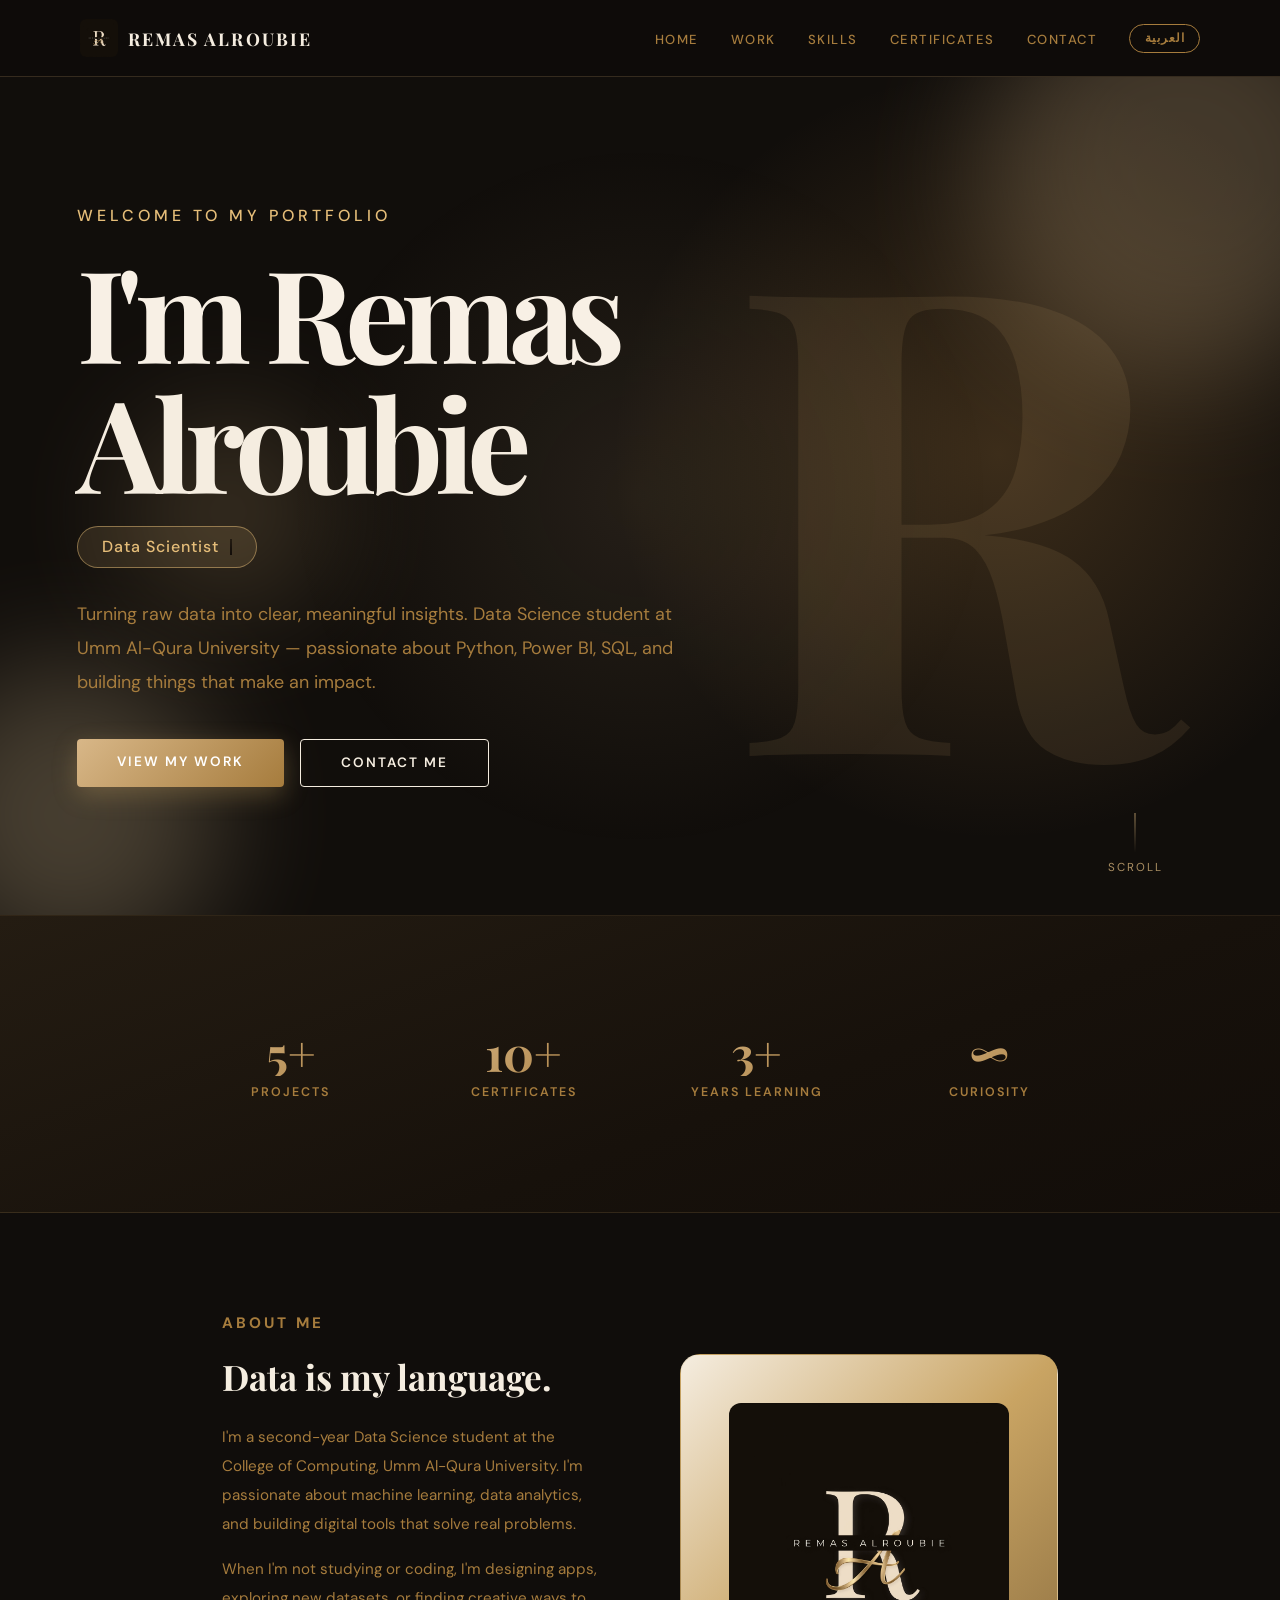
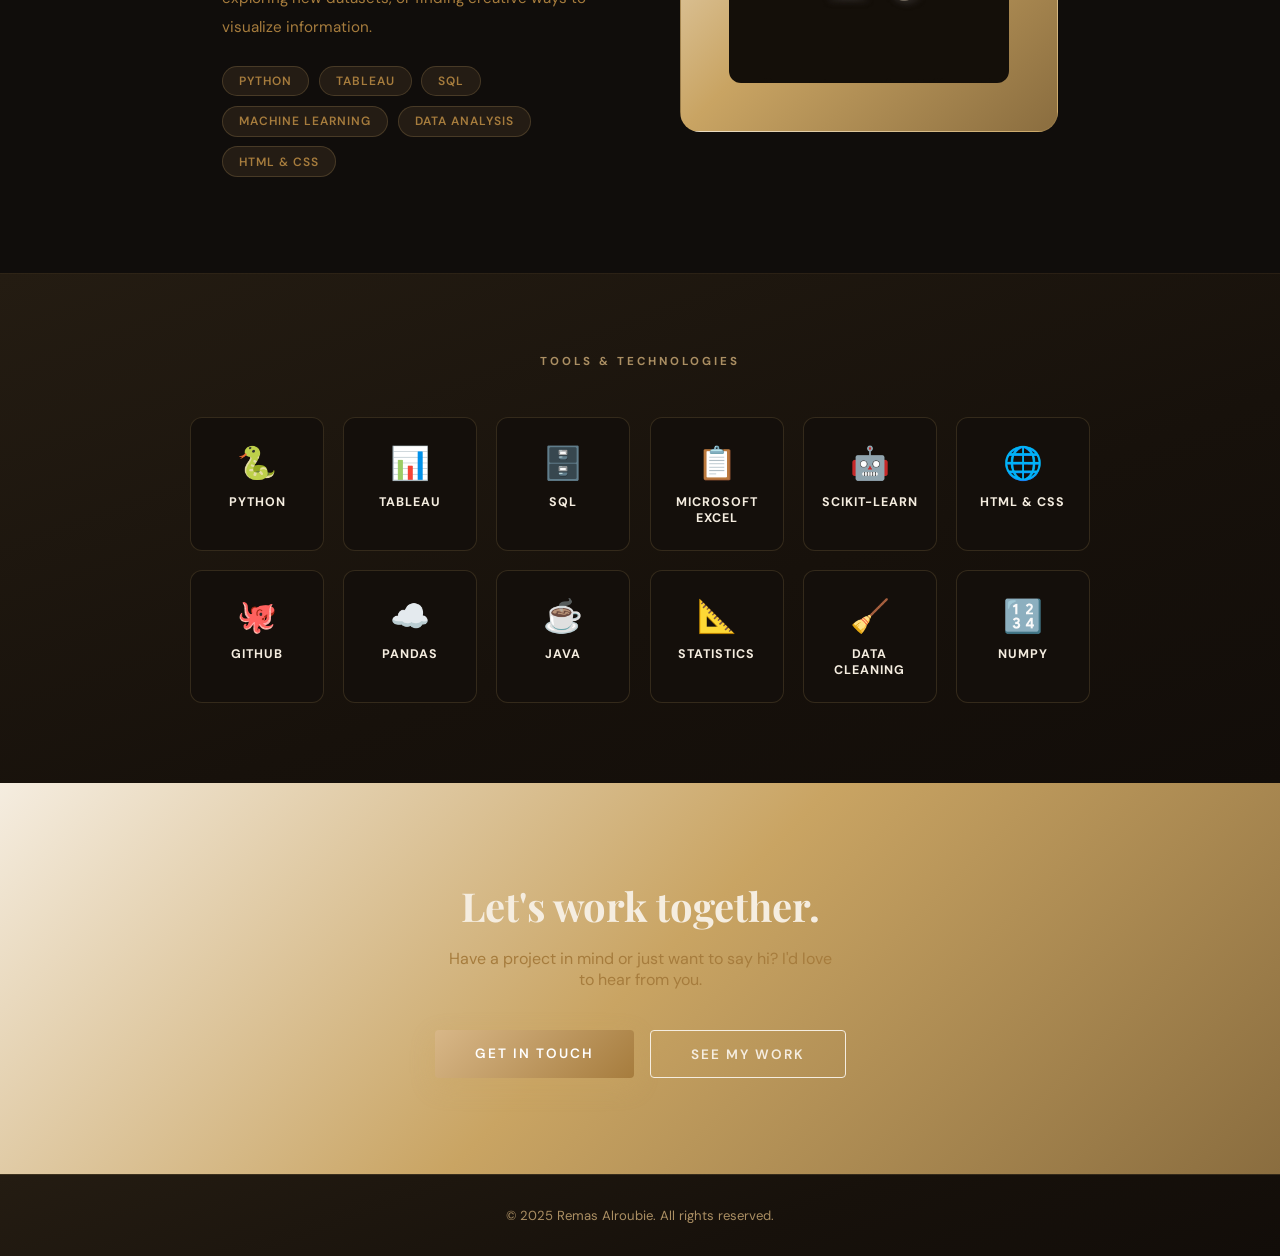
<file: index.html>
<!DOCTYPE html>
<html lang="en">
<head>
  <meta charset="UTF-8" />
  <meta name="viewport" content="width=device-width, initial-scale=1.0" />
  <title>Remas Alroubie — Home</title>
  <link rel="stylesheet" href="remasalroubie.css" />
  <link rel="icon" type="image/png" href="images/logo.png" />
  <script src="lang.js"></script>
  <style>
    /* ===== HERO REDESIGN ===== */
    .hero {
      min-height: 100vh;
      display: flex;
      flex-direction: column;
      justify-content: center;
      align-items: center;
      text-align: center;
      padding: 6rem 2rem 4rem;
      position: relative;
      overflow: hidden;
      background: var(--bg);
    }

    /* Floating orbs background */
    .hero-orb {
      position: absolute;
      border-radius: 50%;
      filter: blur(60px);
      opacity: 0.25;
      animation: floatOrb 8s ease-in-out infinite;
      pointer-events: none;
    }
    .orb1 { width: 400px; height: 400px; background: #d8b788; top: -100px; right: -100px; animation-delay: 0s; }
    .orb2 { width: 300px; height: 300px; background: #e6cda0; bottom: -50px; left: -80px; animation-delay: 3s; }
    .orb3 { width: 200px; height: 200px; background: #ab8f63; top: 40%; left: 10%; animation-delay: 5s; }

    @keyframes floatOrb {
      0%, 100% { transform: translateY(0px) scale(1); }
      50% { transform: translateY(-30px) scale(1.05); }
    }

    .hero-content { position: relative; z-index: 1; max-width: 750px; }

    .hero-greeting {
      font-size: 1rem;
      font-weight: 500;
      letter-spacing: 4px;
      text-transform: uppercase;
      color: var(--text-light);
      margin-bottom: 1.2rem;
      opacity: 0;
      animation: slideUp 0.6s ease 0.2s forwards;
    }

    .hero-content h1 {
      font-family: 'Playfair Display', serif;
      font-size: clamp(2.8rem, 7vw, 5rem);
      font-weight: 700;
      color: var(--text-dark);
      line-height: 1.1;
      margin-bottom: 1.2rem;
      opacity: 0;
      animation: slideUp 0.6s ease 0.4s forwards;
    }

    .hero-badge {
      display: inline-flex;
      align-items: center;
      gap: 0.5rem;
      background: linear-gradient(135deg, #d8b788, #a67c3d);
      color: white;
      font-size: 1rem;
      font-weight: 500;
      letter-spacing: 1px;
      padding: 0.6rem 1.5rem;
      border-radius: 999px;
      margin-bottom: 1.8rem;
      opacity: 0;
      animation: slideUp 0.6s ease 0.6s forwards;
    }

    .typing-cursor {
      display: inline-block;
      width: 2px;
      height: 1em;
      background: var(--panel);
      margin-left: 3px;
      vertical-align: middle;
      animation: blink 0.8s infinite;
    }

    @keyframes blink { 0%,100%{opacity:1} 50%{opacity:0} }

    .hero-desc {
      font-size: 1.05rem;
      color: var(--text-mid);
      line-height: 1.9;
      max-width: 580px;
      margin: 0 auto 2.5rem;
      opacity: 0;
      animation: slideUp 0.6s ease 0.8s forwards;
    }

    .hero-btns {
      display: flex;
      gap: 1rem;
      justify-content: center;
      flex-wrap: wrap;
      opacity: 0;
      animation: slideUp 0.6s ease 1s forwards;
    }

    .btn-hero-primary {
      display: inline-block;
      background: linear-gradient(135deg, #d8b788, #a67c3d);
      color: white;
      padding: 0.9rem 2.5rem;
      border-radius: 4px;
      text-decoration: none;
      font-size: 0.85rem;
      font-weight: 600;
      letter-spacing: 2px;
      text-transform: uppercase;
      transition: transform 0.3s, opacity 0.3s, box-shadow 0.3s;
      box-shadow: 0 8px 25px rgba(201,164,99,0.3);
    }
    .btn-hero-primary:hover { transform: translateY(-3px); opacity: 0.9; box-shadow: 0 12px 35px rgba(201,164,99,0.4); }

    .btn-hero-outline {
      display: inline-block;
      background: transparent;
      color: var(--text-dark);
      padding: 0.9rem 2.5rem;
      border-radius: 4px;
      text-decoration: none;
      font-size: 0.85rem;
      font-weight: 600;
      letter-spacing: 2px;
      text-transform: uppercase;
      border: 1.5px solid var(--text-dark);
      transition: transform 0.3s, background 0.3s, color 0.3s;
    }
    .btn-hero-outline:hover { transform: translateY(-3px); background: var(--text-dark); color: var(--bg); }

    /* Scroll indicator */
    .scroll-hint {
      position: absolute;
      bottom: 2.5rem;
      left: 50%;
      transform: translateX(-50%);
      display: flex;
      flex-direction: column;
      align-items: center;
      gap: 0.4rem;
      color: var(--text-light);
      font-size: 0.72rem;
      letter-spacing: 2px;
      text-transform: uppercase;
      opacity: 0;
      animation: fadeIn 1s ease 1.5s forwards;
    }
    .scroll-line {
      width: 1px;
      height: 40px;
      background: linear-gradient(to bottom, var(--text-light), transparent);
      animation: scrollLine 1.5s ease-in-out infinite;
    }
    @keyframes scrollLine {
      0% { transform: scaleY(0); transform-origin: top; opacity: 1; }
      50% { transform: scaleY(1); transform-origin: top; opacity: 1; }
      100% { transform: scaleY(1); transform-origin: bottom; opacity: 0; }
    }

    /* ===== STATS SECTION ===== */
    .stats-section {
      padding: 5rem 2rem;
      background: var(--panel);
      border-top: 1px solid rgba(201,164,99,0.12);
      border-bottom: 1px solid rgba(201,164,99,0.12);
    }
    .stats-inner {
      max-width: 900px;
      margin: 0 auto;
      display: grid;
      grid-template-columns: repeat(auto-fit, minmax(180px, 1fr));
      gap: 2rem;
    }
    .stat-item {
      text-align: center;
      padding: 2rem 1rem;
      border-radius: 12px;
      transition: transform 0.3s;
    }
    .stat-item:hover { transform: translateY(-5px); }
    .stat-number {
      font-family: 'Playfair Display', serif;
      font-size: 3rem;
      font-weight: 700;
      background: linear-gradient(135deg, #d8b788, #a67c3d);
      -webkit-background-clip: text;
      -webkit-text-fill-color: transparent;
      background-clip: text;
      line-height: 1;
      margin-bottom: 0.5rem;
    }
    .stat-label {
      font-size: 0.78rem;
      font-weight: 600;
      letter-spacing: 2px;
      text-transform: uppercase;
      color: var(--text-mid);
    }

    /* ===== ABOUT SECTION ===== */
    .about-section {
      padding: 6rem 2rem;
      max-width: 900px;
      margin: 0 auto;
      display: grid;
      grid-template-columns: 1fr 1fr;
      gap: 5rem;
      align-items: center;
    }
    .about-label {
      font-size: 0.72rem;
      font-weight: 700;
      letter-spacing: 3px;
      text-transform: uppercase;
      color: var(--text-light);
      margin-bottom: 1rem;
    }
    .about-section h2 {
      font-family: 'Playfair Display', serif;
      font-size: 2.2rem;
      color: var(--text-dark);
      line-height: 1.3;
      margin-bottom: 1.5rem;
    }
    .about-section p {
      font-size: 0.95rem;
      color: var(--text-mid);
      line-height: 1.9;
      margin-bottom: 1rem;
    }
    .about-tags { display: flex; flex-wrap: wrap; gap: 0.6rem; margin-top: 1.5rem; }
    .about-tag {
      font-size: 0.75rem;
      font-weight: 600;
      letter-spacing: 1px;
      text-transform: uppercase;
      color: var(--purple-mid);
      background: var(--purple-light);
      border: 1px solid rgba(201,164,99,0.22);
      padding: 0.4rem 1rem;
      border-radius: 50px;
    }
    .about-img-box {
      background: linear-gradient(135deg, #f5ede0 0%, #c9a463 50%, #8a6d3f 100%);
      border-radius: 20px;
      padding: 3rem;
      display: flex;
      align-items: center;
      justify-content: center;
      aspect-ratio: 1;
      border: 1px solid rgba(201,164,99,0.18);
    }
    .about-img-box img { width: 100%; height: 100%; object-fit: contain; border-radius: 12px; }

    /* ===== TOOLS SECTION ===== */
    .tools-section {
      padding: 5rem 2rem;
      background: var(--panel);
      border-top: 1px solid rgba(201,164,99,0.12);
    }
    .tools-inner { max-width: 900px; margin: 0 auto; }
    .tools-grid {
      display: grid;
      grid-template-columns: repeat(auto-fit, minmax(120px, 1fr));
      gap: 1.2rem;
      margin-top: 3rem;
    }
    .tool-card {
      background: var(--bg);
      border: 1px solid rgba(201,164,99,0.18);
      border-radius: 12px;
      padding: 1.5rem 1rem;
      text-align: center;
      transition: transform 0.3s, box-shadow 0.3s, border-color 0.3s;
      cursor: default;
    }
    .tool-card:hover {
      transform: translateY(-5px);
      box-shadow: 0 10px 30px rgba(201,164,99,0.15);
      border-color: var(--purple-soft);
    }
    .tool-icon { font-size: 2rem; margin-bottom: 0.6rem; }
    .tool-name {
      font-size: 0.78rem;
      font-weight: 700;
      letter-spacing: 1px;
      text-transform: uppercase;
      color: var(--text-dark);
    }

    /* ===== CTA SECTION ===== */
    .cta-section {
      padding: 6rem 2rem;
      text-align: center;
      background: linear-gradient(135deg, #f5ede0 0%, #c9a463 50%, #8a6d3f 100%);
    }
    .cta-section h2 {
      font-family: 'Playfair Display', serif;
      font-size: 2.5rem;
      color: var(--text-dark);
      margin-bottom: 1rem;
    }
    .cta-section p {
      font-size: 1rem;
      color: var(--text-mid);
      margin-bottom: 2.5rem;
      max-width: 400px;
      margin-left: auto;
      margin-right: auto;
    }

    @keyframes slideUp {
      from { opacity: 0; transform: translateY(30px); }
      to { opacity: 1; transform: translateY(0); }
    }
    @keyframes fadeIn {
      from { opacity: 0; }
      to { opacity: 1; }
    }

    /* RTL */
    body.rtl .about-section { direction: rtl; }
    body.rtl .hero-content { direction: rtl; }
    body.rtl .hero-btns { justify-content: center; flex-direction: row; }
    body.rtl .hero-badge { unicode-bidi: plaintext; }

    /* Responsive */
    @media (max-width: 768px) {
      .about-section { grid-template-columns: 1fr; gap: 2rem; }
      .about-img-box { display: none; }
      .hero-content h1 { font-size: 2.5rem; }
    }
  </style>
  <link rel="stylesheet" href="motion.css" />
  <script src="motion.js" defer></script>
  <link rel="stylesheet" href="redesign.css" />
  <script src="redesign.js" defer></script>
</head>
<body>

  <div id="progress-bar"></div>
  <button id="back-to-top" onclick="window.scrollTo({top:0,behavior:'smooth'})">↑</button>

  <nav>
    <a href="index.html" class="logo"><img src="images/logo.png" alt="Remas Alroubie" class="logo-img"><span>REMAS ALROUBIE</span></a>
    <ul>
      <li><a href="index.html" class="active" data-en="Home" data-ar="الرئيسية">Home</a></li>
      <li><a href="mywork.html" data-en="Work" data-ar="أعمالي">Work</a></li>
      <li><a href="skills.html" data-en="Skills" data-ar="المهارات">Skills</a></li>
      <li><a href="certificates.html" data-en="Certificates" data-ar="الشهادات">Certificates</a></li>
      <li><a href="contact.html" data-en="Contact" data-ar="تواصل">Contact</a></li>
      <li><button class="lang-btn" onclick="toggleLang()">العربية</button></li>
    </ul>
  </nav>

  <!-- HERO -->
  <section class="hero">
    <div class="hero-orb orb1"></div>
    <div class="hero-orb orb2"></div>
    <div class="hero-orb orb3"></div>

    <div class="hero-content">
      <p class="hero-greeting" data-en="Welcome to my portfolio" data-ar="أهلاً بك في موقعي">Welcome to my portfolio</p>
      <h1 data-en="I'm Remas Alroubie" data-ar="أنا ريماس الربيعي">I'm Remas Alroubie</h1>
      <div class="hero-badge" id="hero-badge">
        <span id="typed-text"></span><span class="typing-cursor"></span>
      </div>
      <p class="hero-desc"
        data-en="Turning raw data into clear, meaningful insights. Data Science student at Umm Al-Qura University — passionate about Python, Power BI, SQL, and building things that make an impact."
        data-ar="أحوّل البيانات الخام إلى رؤى واضحة وذات معنى. طالبة علم بيانات في جامعة أم القرى — شغوفة بـ Python وPower BI وSQL وبناء أشياء تُحدث فرقاً حقيقياً.">
        Turning raw data into clear, meaningful insights. Data Science student at Umm Al-Qura University — passionate about Python, Power BI, SQL, and building things that make an impact.
      </p>
      <div class="hero-btns">
        <a href="mywork.html" class="btn-hero-primary" data-en="View My Work" data-ar="أعمالي">View My Work</a>
        <a href="contact.html" class="btn-hero-outline" data-en="Contact Me" data-ar="تواصل معي">Contact Me</a>
      </div>
    </div>

    <div class="scroll-hint">
      <div class="scroll-line"></div>
      <span data-en="scroll" data-ar="تمرير">scroll</span>
    </div>
  </section>

  <!-- STATS -->
  <section class="stats-section">
    <div class="stats-inner">
      <div class="stat-item fade-in">
        <div class="stat-number">5+</div>
        <div class="stat-label" data-en="Projects" data-ar="مشروع">Projects</div>
      </div>
      <div class="stat-item fade-in">
        <div class="stat-number">10+</div>
        <div class="stat-label" data-en="Certificates" data-ar="شهادة">Certificates</div>
      </div>
      <div class="stat-item fade-in">
        <div class="stat-number">3+</div>
        <div class="stat-label" data-en="Years Learning" data-ar="سنوات تعلم">Years Learning</div>
      </div>
      <div class="stat-item fade-in">
        <div class="stat-number">∞</div>
        <div class="stat-label" data-en="Curiosity" data-ar="فضول">Curiosity</div>
      </div>
    </div>
  </section>

  <!-- ABOUT -->
  <section>
    <div class="about-section">
      <div class="fade-in">
        <p class="about-label" data-en="About Me" data-ar="عني">About Me</p>
        <h2 data-en="Data is my language." data-ar="البيانات هي لغتي.">Data is my language.</h2>
        <p data-en="I'm a second-year Data Science student at the College of Computing, Umm Al-Qura University. I'm passionate about machine learning, data analytics, and building digital tools that solve real problems."
           data-ar="أنا طالبة في السنة الثالثة لتخصص علم البيانات بكلية الحاسبات في جامعة أم القرى. شغوفة بتعلم الآلة وتحليل البيانات وبناء أدوات رقمية تحل مشكلات حقيقية.">
          I'm a third-year Data Science student at the College of Computing, Umm Al-Qura University. I'm passionate about machine learning, data analytics, and building digital tools that solve real problems.
        </p>
        <p data-en="When I'm not studying or coding, I'm designing apps, exploring new datasets, or finding creative ways to visualize information."
           data-ar="وعندما لا أكون أدرس أو أكتب كوداً، أصمم تطبيقات أستكشف مجموعات بيانات جديدة، أو أجد طرقاً إبداعية لتصور المعلومات.">
          When I'm not studying or coding, I'm designing  apps, exploring new datasets, or finding creative ways to visualize information.
        </p>
        <div class="about-tags">
          <span class="about-tag">Python</span>
          <span class="about-tag">Tableau</span>
          <span class="about-tag">SQL</span>
          <span class="about-tag">Machine Learning</span>
          <span class="about-tag">Data Analysis</span>
          <span class="about-tag">HTML & CSS</span>
        </div>
      </div>
      <div class="about-img-box fade-in">
        <img src="images/logo.png" alt="Remas Alroubie" />
      </div>
    </div>
  </section>

  <!-- TOOLS -->
  <section class="tools-section">
    <div class="tools-inner">
      <p class="about-label" style="text-align:center;" data-en="Tools & Technologies" data-ar="الأدوات والتقنيات">Tools & Technologies</p>
      <div class="tools-grid">
        <div class="tool-card fade-in"><div class="tool-icon">🐍</div><div class="tool-name">Python</div></div>
        <div class="tool-card fade-in"><div class="tool-icon">📊</div><div class="tool-name">Tableau</div></div>
        <div class="tool-card fade-in"><div class="tool-icon">🗄️</div><div class="tool-name">SQL</div></div>
        <div class="tool-card fade-in"><div class="tool-icon">📋</div><div class="tool-name">Microsoft Excel</div></div>
        <div class="tool-card fade-in"><div class="tool-icon">🤖</div><div class="tool-name">Scikit-learn</div></div>
        <div class="tool-card fade-in"><div class="tool-icon">🌐</div><div class="tool-name">HTML & CSS</div></div>
        <div class="tool-card fade-in"><div class="tool-icon">🐙</div><div class="tool-name">GitHub</div></div>
        <div class="tool-card fade-in"><div class="tool-icon">☁️</div><div class="tool-name">pandas</div></div>
        <div class="tool-card fade-in"><div class="tool-icon">☕</div><div class="tool-name">Java</div></div>
        <div class="tool-card fade-in"><div class="tool-icon">📐</div><div class="tool-name">Statistics</div></div>
        <div class="tool-card fade-in"><div class="tool-icon">🧹</div><div class="tool-name">Data Cleaning</div></div>
        <div class="tool-card fade-in"><div class="tool-icon">🔢</div><div class="tool-name">NumPy</div></div>
      </div>
    </div>
  </section>


  <!-- CTA -->
  <section class="cta-section">
    <h2 class="fade-in" data-en="Let's work together." data-ar="لنعمل معاً.">Let's work together.</h2>
    <p class="fade-in" data-en="Have a project in mind or just want to say hi? I'd love to hear from you." data-ar="هل لديك مشروع في ذهنك أو تريد فقط التواصل؟ سيسعدني سماعك.">Have a project in mind or just want to say hi? I'd love to hear from you.</p>
    <div class="fade-in" style="display:flex; gap:1rem; justify-content:center; flex-wrap:wrap;">
      <a href="contact.html" class="btn-hero-primary" data-en="Get In Touch" data-ar="تواصل معي">Get In Touch</a>
      <a href="mywork.html" class="btn-hero-outline" data-en="See My Work" data-ar="أعمالي">See My Work</a>
    </div>
  </section>

  <footer>
    <p data-en="© 2025 Remas Alroubie. All rights reserved." data-ar=".© 2025 ريماس الربيعي. جميع الحقوق محفوظة">© 2025 Remas Alroubie. All rights reserved.</p>
  </footer>

  <script>
    const words = ['Data Scientist', 'Data Analyst', 'Problem Solver', 'ML Engineer'];
    const wordsAr = ['عالمة بيانات', 'محللة بيانات', 'مهندسة تعلم آلة'];
    let wordIndex = 0, charIndex = 0, deleting = false;
    function type() {
      const isAr = document.body.classList.contains('rtl');
      const list = isAr ? wordsAr : words;
      const current = list[wordIndex];
      const el = document.getElementById('typed-text');
      if (!deleting) {
        el.textContent = current.substring(0, charIndex + 1);
        charIndex++;
        if (charIndex === current.length) { deleting = true; setTimeout(type, 1800); return; }
      } else {
        el.textContent = current.substring(0, charIndex - 1);
        charIndex--;
        if (charIndex === 0) { deleting = false; wordIndex = (wordIndex + 1) % list.length; }
      }
      setTimeout(type, deleting ? 50 : 90);
    }
    type();

    window.addEventListener('scroll', () => {
      const scrollTop = window.scrollY;
      const docHeight = document.documentElement.scrollHeight - window.innerHeight;
      document.getElementById('progress-bar').style.width = (scrollTop / docHeight * 100) + '%';
      document.getElementById('back-to-top').classList.toggle('visible', scrollTop > 300);
    });

    const observer = new IntersectionObserver(entries => {
      entries.forEach(e => { if (e.isIntersecting) e.target.classList.add('visible'); });
    }, { threshold: 0.1 });
    document.querySelectorAll('.fade-in').forEach(el => observer.observe(el));
  </script>

</body>
</html>
</file>
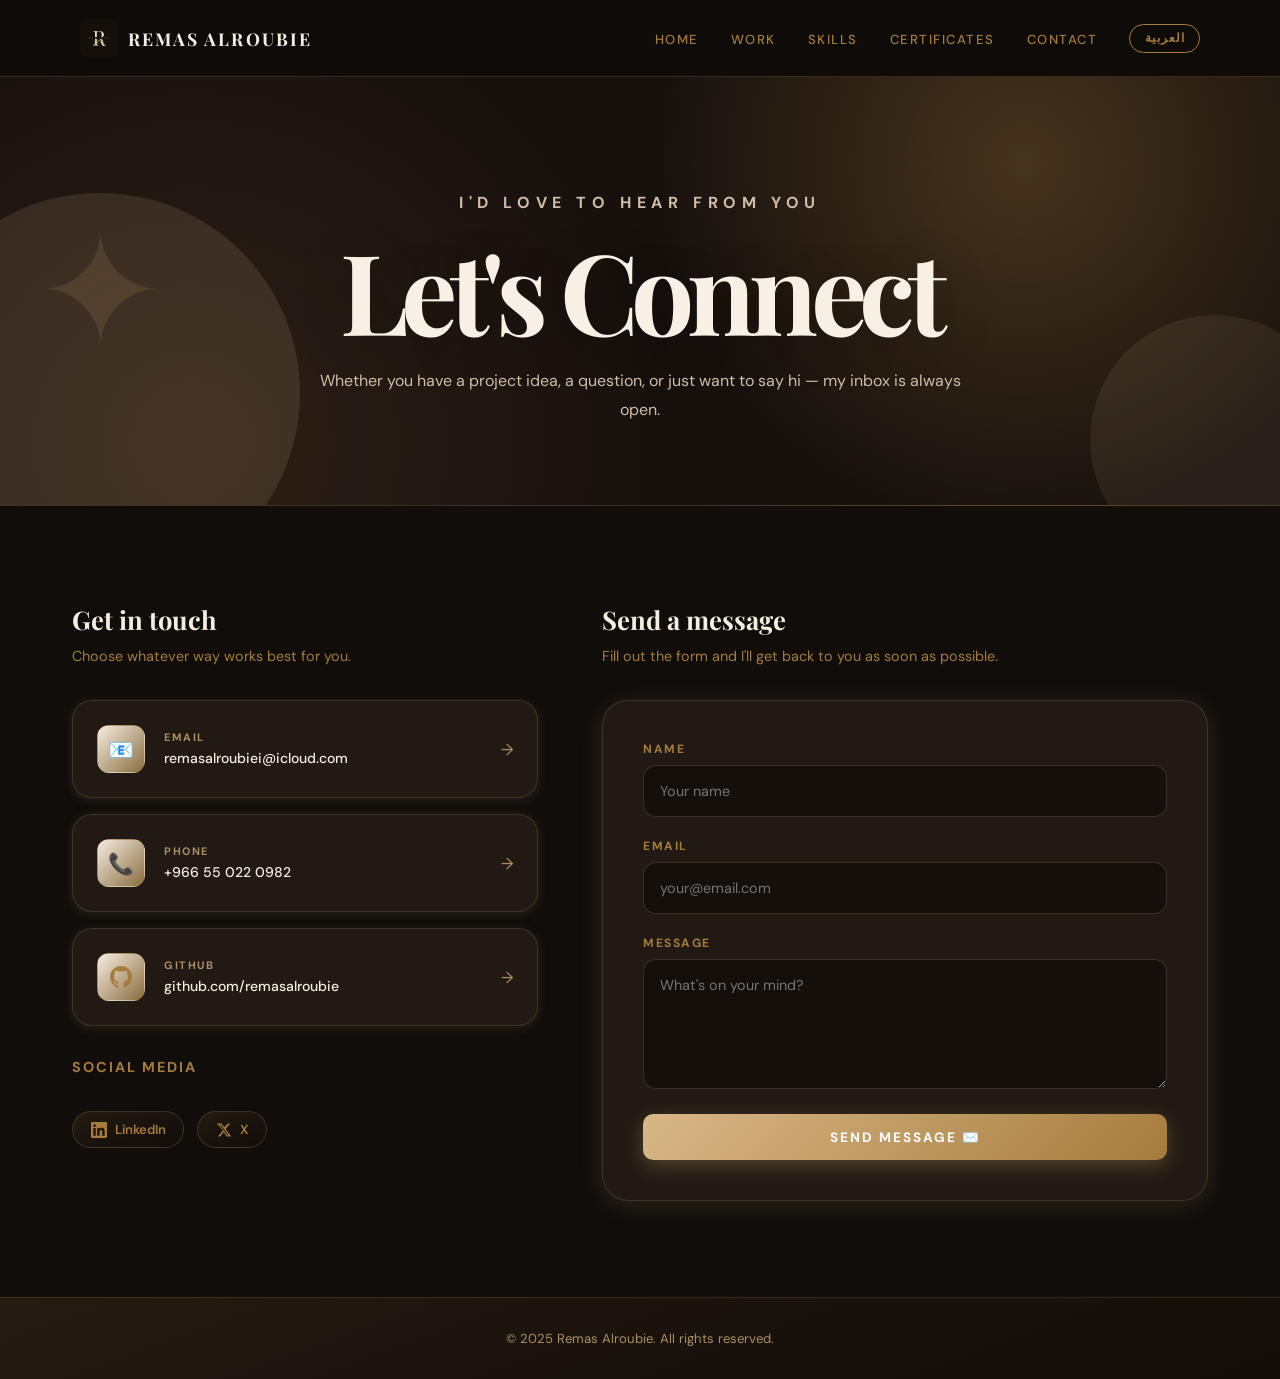
<file: contact.html>
<!DOCTYPE html>
<html lang="en">
<head>
  <meta charset="UTF-8" />
  <meta name="viewport" content="width=device-width, initial-scale=1.0" />
  <title>Contact — Remas Alroubie</title>
  <link rel="stylesheet" href="remasalroubie.css" />
  <link rel="icon" type="image/png" href="images/logo.png" />
  <script src="lang.js"></script>
  <style>
    /* ===== HERO ===== */
    .contact-hero {
      padding: 7rem 2rem 4rem;
      text-align: center;
      background: linear-gradient(135deg, #f5ede0 0%, #c9a463 60%, #8a6d3f 100%);
      position: relative;
      overflow: hidden;
    }
    .contact-hero::before {
      content: '';
      position: absolute;
      width: 400px; height: 400px;
      border-radius: 50%;
      background: rgba(196,168,130,0.15);
      top: -100px; left: -100px;
      pointer-events: none;
    }
    .contact-hero::after {
      content: '';
      position: absolute;
      width: 250px; height: 250px;
      border-radius: 50%;
      background: rgba(196,168,130,0.1);
      bottom: -60px; right: -60px;
      pointer-events: none;
    }
    .contact-hero-label {
      font-size: 0.72rem;
      font-weight: 700;
      letter-spacing: 4px;
      text-transform: uppercase;
      color: var(--text-light);
      margin-bottom: 1rem;
      position: relative;
    }
    .contact-hero h1 {
      font-family: 'Playfair Display', serif;
      font-size: clamp(2.5rem, 6vw, 4rem);
      color: var(--text-dark);
      margin-bottom: 1rem;
      position: relative;
    }
    .contact-hero p {
      font-size: 1rem;
      color: var(--text-mid);
      max-width: 460px;
      margin: 0 auto;
      line-height: 1.8;
      position: relative;
    }

    /* ===== MAIN LAYOUT ===== */
    .contact-main {
      max-width: 1000px;
      margin: 0 auto;
      padding: 5rem 2rem;
      display: grid;
      grid-template-columns: 1fr 1.3fr;
      gap: 4rem;
      align-items: start;
    }

    /* ===== CONTACT CARDS ===== */
    .contact-cards-section h2 {
      font-family: 'Playfair Display', serif;
      font-size: 1.6rem;
      color: var(--text-dark);
      margin-bottom: 0.5rem;
    }
    .contact-cards-section > p {
      font-size: 0.9rem;
      color: var(--text-mid);
      line-height: 1.7;
      margin-bottom: 2rem;
    }

    .contact-card-link {
      display: flex;
      align-items: center;
      gap: 1.2rem;
      padding: 1.2rem 1.4rem;
      background: var(--panel);
      border: 1px solid rgba(201,164,99,0.18);
      border-radius: 14px;
      text-decoration: none;
      color: var(--text-dark);
      margin-bottom: 1rem;
      transition: transform 0.3s, box-shadow 0.3s, border-color 0.3s;
      box-shadow: 0 2px 12px rgba(201,164,99,0.14);
    }
    .contact-card-link:hover {
      transform: translateX(6px);
      box-shadow: 0 8px 25px rgba(201,164,99,0.15);
      border-color: rgba(196,168,130,0.6);
    }
    body.rtl .contact-card-link:hover { transform: translateX(-6px); }

    .contact-card-icon {
      width: 48px; height: 48px;
      border-radius: 12px;
      background: linear-gradient(135deg, #f5ede0, #8a6d3f);
      display: flex;
      align-items: center;
      justify-content: center;
      font-size: 1.3rem;
      flex-shrink: 0;
      border: 1px solid rgba(201,164,99,0.18);
    }
    .contact-card-icon svg { width: 22px; height: 22px; }

    .contact-card-text { flex: 1; }
    .contact-card-label {
      display: block;
      font-size: 0.68rem;
      font-weight: 700;
      letter-spacing: 1.5px;
      text-transform: uppercase;
      color: var(--text-light);
      margin-bottom: 0.2rem;
    }
    .contact-card-value {
      font-size: 0.88rem;
      font-weight: 500;
      color: var(--text-dark);
    }
    .contact-card-arrow {
      font-size: 1rem;
      color: var(--text-light);
      transition: transform 0.3s;
    }
    .contact-card-link:hover .contact-card-arrow { transform: translateX(4px); color: var(--purple-mid); }
    body.rtl .contact-card-link:hover .contact-card-arrow { transform: translateX(-4px); }

    /* Social row */
    .social-row-title {
      font-size: 0.68rem;
      font-weight: 700;
      letter-spacing: 2px;
      text-transform: uppercase;
      color: var(--text-light);
      margin: 1.8rem 0 0.8rem;
    }
    .social-row {
      display: flex;
      gap: 0.8rem;
    }
    .social-pill {
      display: inline-flex;
      align-items: center;
      gap: 0.5rem;
      padding: 0.55rem 1.1rem;
      background: var(--panel);
      border: 1px solid rgba(201,164,99,0.22);
      border-radius: 50px;
      text-decoration: none;
      font-size: 0.82rem;
      font-weight: 600;
      color: var(--text-mid);
      transition: all 0.3s;
    }
    .social-pill:hover {
      background: linear-gradient(135deg, #d8b788, #a67c3d);
      color: white;
      border-color: transparent;
      transform: translateY(-2px);
      box-shadow: 0 6px 20px rgba(201,164,99,0.25);
    }
    .social-pill svg { transition: fill 0.3s; }
    .social-pill:hover svg { fill: white; }

    /* ===== FORM SECTION ===== */
    .form-section { position: relative; }
    .form-section h2 {
      font-family: 'Playfair Display', serif;
      font-size: 1.6rem;
      color: var(--text-dark);
      margin-bottom: 0.5rem;
    }
    .form-section > p {
      font-size: 0.9rem;
      color: var(--text-mid);
      line-height: 1.7;
      margin-bottom: 2rem;
    }

    .form-box {
      background: var(--panel);
      border: 1px solid rgba(201,164,99,0.18);
      border-radius: 20px;
      padding: 2rem;
      box-shadow: 0 4px 25px rgba(201,164,99,0.16);
    }

    .form-group { margin-bottom: 1.3rem; }
    .form-group label {
      display: block;
      font-size: 0.75rem;
      font-weight: 700;
      letter-spacing: 1.5px;
      text-transform: uppercase;
      color: var(--text-mid);
      margin-bottom: 0.5rem;
    }
    .form-group input,
    .form-group textarea {
      width: 100%;
      padding: 0.85rem 1.1rem;
      background: var(--bg);
      border: 1.5px solid rgba(201,164,99,0.22);
      border-radius: 10px;
      font-family: 'DM Sans', sans-serif;
      font-size: 0.9rem;
      color: var(--text-dark);
      outline: none;
      transition: border-color 0.3s, box-shadow 0.3s;
    }
    .form-group input:focus,
    .form-group textarea:focus {
      border-color: var(--purple-mid);
      box-shadow: 0 0 0 3px rgba(201,164,99,0.1);
    }
    .form-group textarea { height: 130px; resize: vertical; }

    .submit-btn {
      width: 100%;
      padding: 0.9rem;
      background: linear-gradient(135deg, #d8b788, #a67c3d);
      color: white;
      border: none;
      border-radius: 10px;
      font-family: 'DM Sans', sans-serif;
      font-size: 0.85rem;
      font-weight: 700;
      letter-spacing: 2px;
      text-transform: uppercase;
      cursor: pointer;
      transition: opacity 0.3s, transform 0.3s, box-shadow 0.3s;
      box-shadow: 0 6px 20px rgba(201,164,99,0.3);
    }
    .submit-btn:hover { opacity: 0.88; transform: translateY(-2px); box-shadow: 0 10px 30px rgba(201,164,99,0.35); }
    .submit-btn:active { transform: translateY(0); }
    .submit-btn:disabled { opacity: 0.6; cursor: not-allowed; transform: none; }

    /* ===== SUCCESS MESSAGE ===== */
    .success-msg {
      display: none;
      text-align: center;
      padding: 3rem 2rem;
      animation: fadeInUp 0.5s ease;
    }
    .success-msg.show { display: block; }
    .success-icon {
      width: 70px; height: 70px;
      border-radius: 50%;
      background: linear-gradient(135deg, #d8b788, #a67c3d);
      display: flex;
      align-items: center;
      justify-content: center;
      font-size: 2rem;
      margin: 0 auto 1.5rem;
      box-shadow: 0 8px 25px rgba(201,164,99,0.3);
    }
    .success-msg h3 {
      font-family: 'Playfair Display', serif;
      font-size: 1.4rem;
      color: var(--text-dark);
      margin-bottom: 0.5rem;
    }
    .success-msg p {
      font-size: 0.9rem;
      color: var(--text-mid);
      line-height: 1.7;
    }

    @keyframes fadeInUp {
      from { opacity: 0; transform: translateY(20px); }
      to   { opacity: 1; transform: translateY(0); }
    }

    /* Responsive */
    @media (max-width: 768px) {
      .contact-main { grid-template-columns: 1fr; gap: 2.5rem; }
    }
    body.rtl .contact-main { direction: rtl; }
  </style>
  <link rel="stylesheet" href="motion.css" />
  <script src="motion.js" defer></script>
  <link rel="stylesheet" href="redesign.css" />
  <script src="redesign.js" defer></script>
</head>
<body>

  <div id="progress-bar"></div>
  <button id="back-to-top" onclick="window.scrollTo({top:0,behavior:'smooth'})">↑</button>

  <nav>
    <a href="index.html" class="logo"><img src="images/logo.png" alt="Remas Alroubie" class="logo-img"><span>REMAS ALROUBIE</span></a>
    <ul>
      <li><a href="index.html" data-en="Home" data-ar="الرئيسية">Home</a></li>
      <li><a href="mywork.html" data-en="Work" data-ar="أعمالي">Work</a></li>
      <li><a href="skills.html" data-en="Skills" data-ar="المهارات">Skills</a></li>
      <li><a href="certificates.html" data-en="Certificates" data-ar="الشهادات">Certificates</a></li>
      <li><a href="contact.html" class="active" data-en="Contact" data-ar="تواصل">Contact</a></li>
      <li><button class="lang-btn" onclick="toggleLang()">العربية</button></li>
    </ul>
  </nav>

  <!-- HERO -->
  <div class="contact-hero">
    <p class="contact-hero-label" data-en="I'd love to hear from you" data-ar="يسعدني التواصل معك">I'd love to hear from you</p>
    <h1 data-en="Let's Connect" data-ar="لنتواصل">Let's Connect</h1>
    <p data-en="Whether you have a project idea, a question, or just want to say hi — my inbox is always open." data-ar="سواء كان لديك فكرة مشروع أو سؤال أو تريد فقط التحدث — أنا هنا.">Whether you have a project idea, a question, or just want to say hi — my inbox is always open.</p>
  </div>

  <!-- MAIN -->
  <div class="contact-main">

    <!-- LEFT: Contact Cards -->
    <div class="contact-cards-section fade-in">
      <h2 data-en="Get in touch" data-ar="تواصل معي">Get in touch</h2>
      <p data-en="Choose whatever way works best for you." data-ar="اختر الطريقة الأنسب لك.">Choose whatever way works best for you.</p>

      <a href="mailto:remasalroubiei@icloud.com" class="contact-card-link">
        <div class="contact-card-icon">📧</div>
        <div class="contact-card-text">
          <span class="contact-card-label" data-en="Email" data-ar="البريد الإلكتروني">Email</span>
          <span class="contact-card-value">remasalroubiei@icloud.com</span>
        </div>
        <span class="contact-card-arrow">→</span>
      </a>

      <a href="tel:+966550220982" class="contact-card-link">
        <div class="contact-card-icon">📞</div>
        <div class="contact-card-text">
          <span class="contact-card-label" data-en="Phone" data-ar="الهاتف">Phone</span>
          <span class="contact-card-value">+966 55 022 0982</span>
        </div>
        <span class="contact-card-arrow">→</span>
      </a>

      <a href="https://github.com/remasalroubie" target="_blank" class="contact-card-link">
        <div class="contact-card-icon">
          <svg xmlns="http://www.w3.org/2000/svg" viewBox="0 0 24 24" fill="#a67c3d">
            <path d="M12 0C5.37 0 0 5.37 0 12c0 5.31 3.435 9.795 8.205 11.385.6.105.825-.255.825-.57 0-.285-.015-1.23-.015-2.235-3.015.555-3.795-.735-4.035-1.41-.135-.345-.72-1.41-1.23-1.695-.42-.225-1.02-.78-.015-.795.945-.015 1.62.87 1.845 1.23 1.08 1.815 2.805 1.305 3.495.99.105-.78.42-1.305.765-1.605-2.67-.3-5.46-1.335-5.46-5.925 0-1.305.465-2.385 1.23-3.225-.12-.3-.54-1.53.12-3.18 0 0 1.005-.315 3.3 1.23.96-.27 1.98-.405 3-.405s2.04.135 3 .405c2.295-1.56 3.3-1.23 3.3-1.23.66 1.65.24 2.88.12 3.18.765.84 1.23 1.905 1.23 3.225 0 4.605-2.805 5.625-5.475 5.925.435.375.81 1.095.81 2.22 0 1.605-.015 2.895-.015 3.3 0 .315.225.69.825.57A12.02 12.02 0 0 0 24 12c0-6.63-5.37-12-12-12z"/>
          </svg>
        </div>
        <div class="contact-card-text">
          <span class="contact-card-label">GitHub</span>
          <span class="contact-card-value">github.com/remasalroubie</span>
        </div>
        <span class="contact-card-arrow">→</span>
      </a>

      <p class="social-row-title" data-en="Social Media" data-ar="التواصل الاجتماعي">Social Media</p>
      <div class="social-row">
        <a href="https://www.linkedin.com/in/remas-al-roubie" target="_blank" class="social-pill">
          <svg xmlns="http://www.w3.org/2000/svg" width="16" height="16" viewBox="0 0 24 24" fill="#a67c3d">
            <path d="M20.447 20.452h-3.554v-5.569c0-1.328-.027-3.037-1.852-3.037-1.853 0-2.136 1.445-2.136 2.939v5.667H9.351V9h3.414v1.561h.046c.477-.9 1.637-1.85 3.37-1.85 3.601 0 4.267 2.37 4.267 5.455v6.286zM5.337 7.433a2.062 2.062 0 0 1-2.063-2.065 2.064 2.064 0 1 1 2.063 2.065zm1.782 13.019H3.555V9h3.564v11.452zM22.225 0H1.771C.792 0 0 .774 0 1.729v20.542C0 23.227.792 24 1.771 24h20.451C23.2 24 24 23.227 24 22.271V1.729C24 .774 23.2 0 22.222 0h.003z"/>
          </svg>
          LinkedIn
        </a>
        <a href="https://twitter.com/RemasAlroubie" target="_blank" class="social-pill">
          <svg xmlns="http://www.w3.org/2000/svg" width="16" height="16" viewBox="0 0 24 24" fill="#a67c3d">
            <path d="M18.244 2.25h3.308l-7.227 8.26 8.502 11.24H16.17l-4.714-6.231-5.401 6.231H2.746l7.73-8.835L1.254 2.25H8.08l4.253 5.622 5.911-5.622zm-1.161 17.52h1.833L7.084 4.126H5.117z"/>
          </svg>
          X
        </a>
      </div>
    </div>

    <!-- RIGHT: Form -->
    <div class="form-section fade-in">
      <h2 data-en="Send a message" data-ar="أرسل رسالة">Send a message</h2>
      <p data-en="Fill out the form and I'll get back to you as soon as possible." data-ar="أملأ النموذج وسأرد عليك في أقرب وقت ممكن.">Fill out the form and I'll get back to you as soon as possible.</p>

      <div class="form-box">
        <!-- Form -->
        <form id="contact-form" onsubmit="handleSubmit(event)">
          <div class="form-group">
            <label data-en="Name" data-ar="الاسم">Name</label>
            <input type="text" name="name" id="name"
              placeholder="Your name" required />
          </div>
          <div class="form-group">
            <label data-en="Email" data-ar="البريد الإلكتروني">Email</label>
            <input type="email" name="email" id="email"
              placeholder="your@email.com" required />
          </div>
          <div class="form-group">
            <label data-en="Message" data-ar="الرسالة">Message</label>
            <textarea name="message" id="message"
              placeholder="What's on your mind?" required></textarea>
          </div>
          <button type="submit" class="submit-btn" id="submit-btn"
            data-en="Send Message ✉️" data-ar="إرسال الرسالة ✉️">Send Message ✉️</button>
        </form>

        <!-- Success -->
        <div class="success-msg" id="success-msg">
          <div class="success-icon">✓</div>
          <h3 data-en="Message Sent!" data-ar="تم الإرسال!">Message Sent!</h3>
          <p data-en="Thank you for reaching out. I'll get back to you as soon as possible." data-ar="شكراً لتواصلك معي. سأرد عليك في أقرب وقت ممكن.">Thank you for reaching out. I'll get back to you as soon as possible.</p>
        </div>
      </div>
    </div>

  </div>

  <footer>
    <p data-en="© 2025 Remas Alroubie. All rights reserved." data-ar=".© 2025 ريماس الربيعي. جميع الحقوق محفوظة">© 2025 Remas Alroubie. All rights reserved.</p>
  </footer>

  <script>
    // ===== FORM SUBMIT =====
    async function handleSubmit(e) {
      e.preventDefault();
      const btn = document.getElementById('submit-btn');
      const isAr = document.body.classList.contains('rtl');
      btn.disabled = true;
      btn.textContent = isAr ? 'جارٍ الإرسال...' : 'Sending...';

      try {
        const res = await fetch('https://formspree.io/f/mojrldzg', {
          method: 'POST',
          headers: { 'Accept': 'application/json' },
          body: new FormData(e.target)
        });

        if (res.ok) {
          document.getElementById('contact-form').style.display = 'none';
          document.getElementById('success-msg').classList.add('show');
        } else {
          btn.disabled = false;
          btn.textContent = isAr ? 'حاولي مرة أخرى' : 'Try Again';
        }
      } catch {
        btn.disabled = false;
        btn.textContent = isAr ? 'حاولي مرة أخرى' : 'Try Again';
      }
    }

    // ===== SCROLL =====
    window.addEventListener('scroll', () => {
      const scrollTop = window.scrollY;
      const docHeight = document.documentElement.scrollHeight - window.innerHeight;
      document.getElementById('progress-bar').style.width = (scrollTop / docHeight * 100) + '%';
      document.getElementById('back-to-top').classList.toggle('visible', scrollTop > 300);
    });

    const observer = new IntersectionObserver(entries => {
      entries.forEach(e => { if (e.isIntersecting) e.target.classList.add('visible'); });
    }, { threshold: 0.1 });
    document.querySelectorAll('.fade-in').forEach(el => observer.observe(el));
  </script>

</body>
</html>
</file>
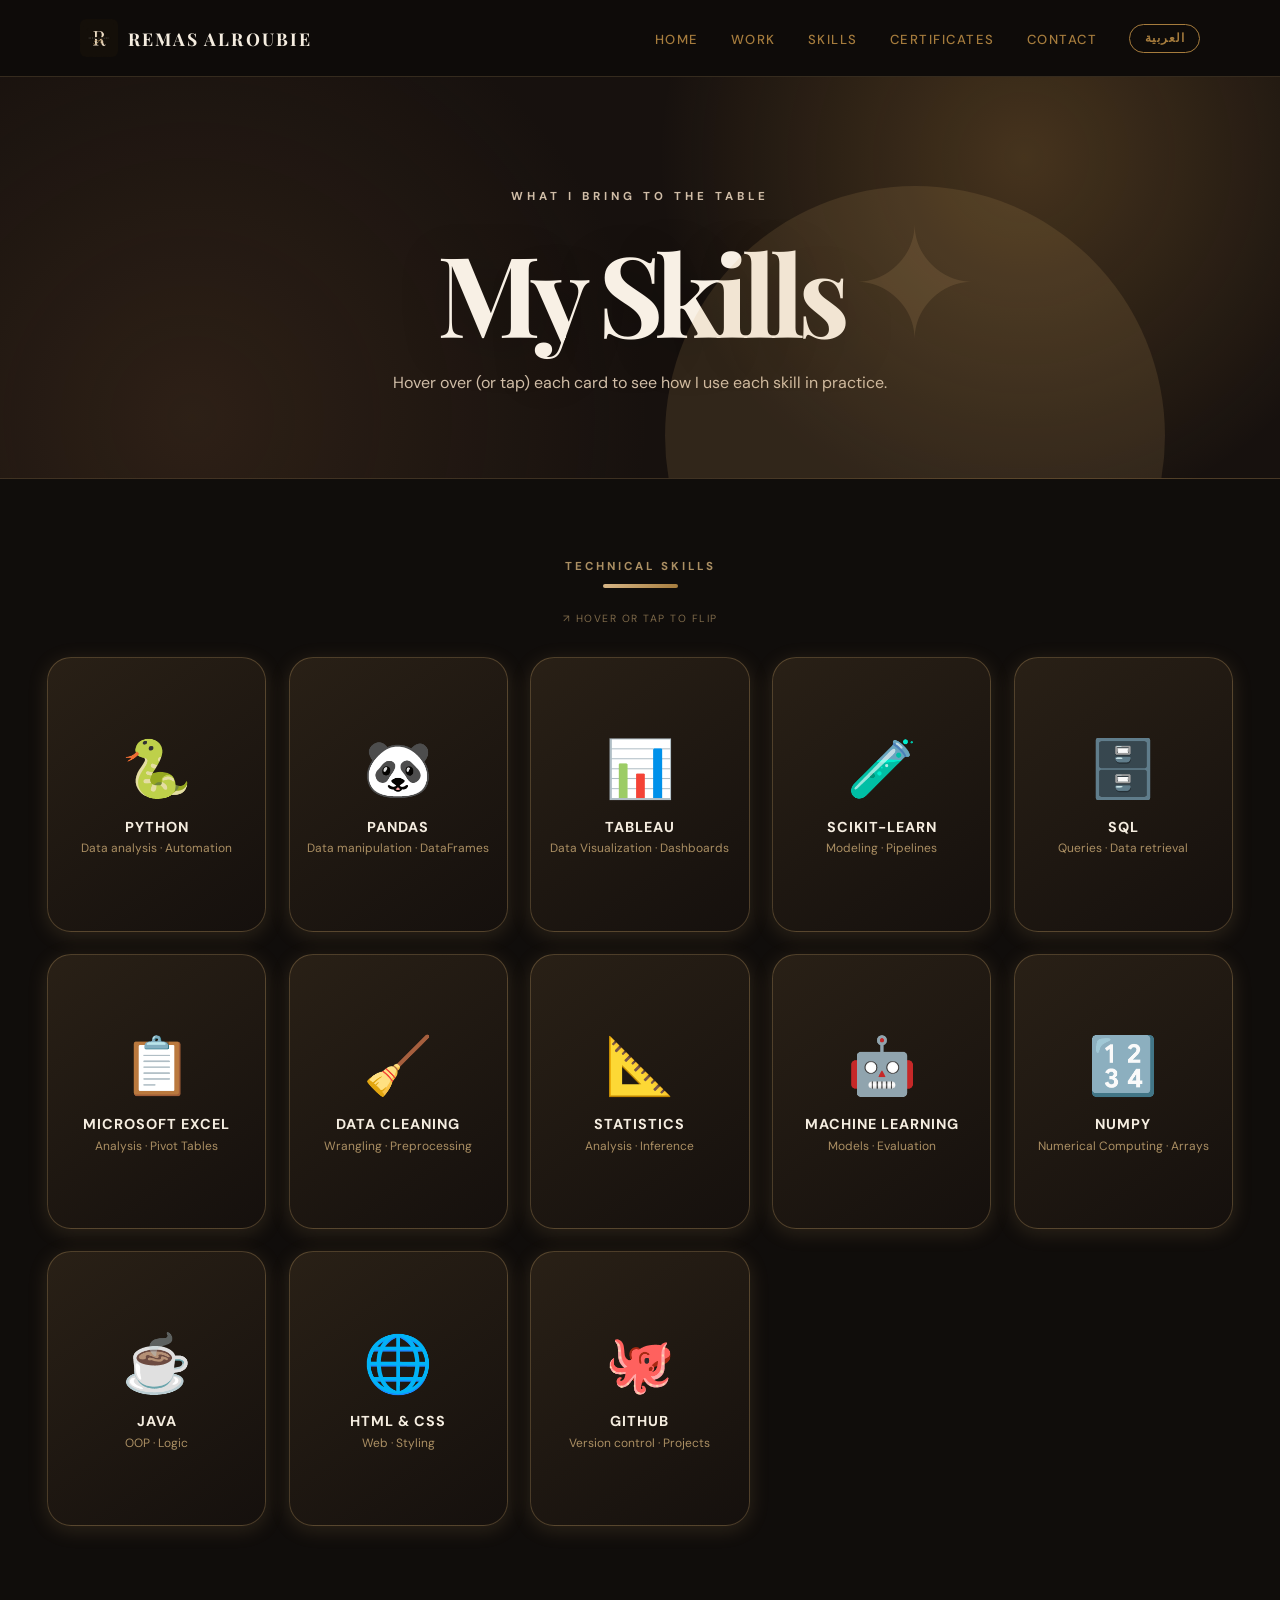
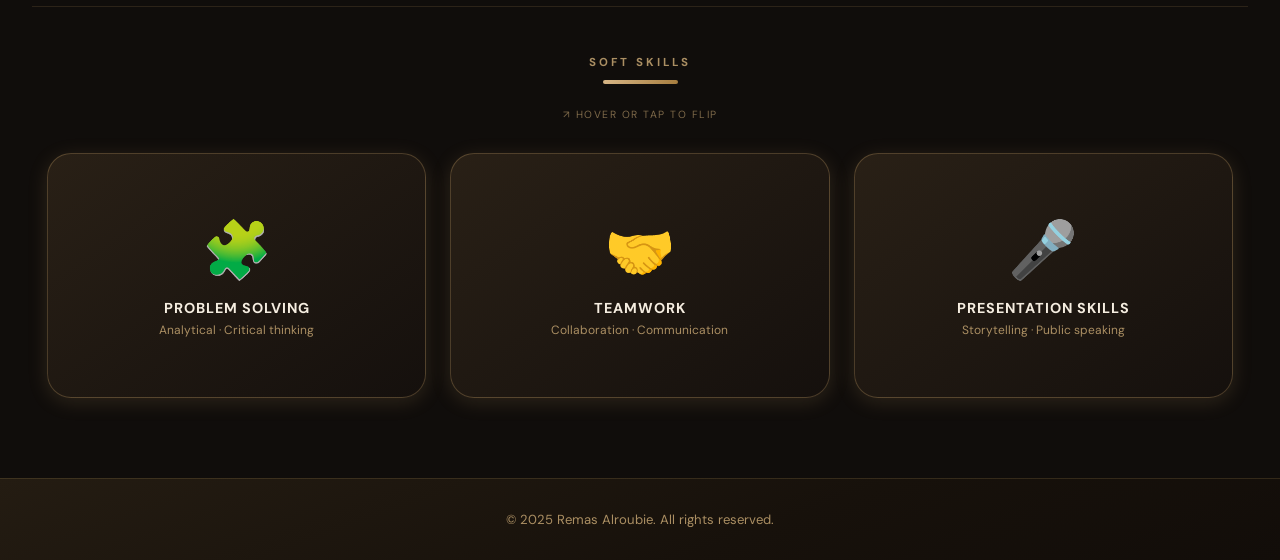
<file: skills.html>
<!DOCTYPE html>
<html lang="en">
<head>
  <meta charset="UTF-8" />
  <meta name="viewport" content="width=device-width, initial-scale=1.0" />
  <title>Skills — Remas Alroubie</title>
  <link rel="stylesheet" href="remasalroubie.css" />
  <link rel="icon" type="image/png" href="images/logo.png" />
  <script src="lang.js"></script>
  <style>
    /* ===== HERO ===== */
    .skills-hero {
      padding: 7rem 2rem 4rem;
      text-align: center;
      background: linear-gradient(135deg, #f5ede0 0%, #c9a463 60%, #8a6d3f 100%);
      position: relative;
      overflow: hidden;
    }
    .skills-hero::before {
      content: '';
      position: absolute;
      width: 500px; height: 500px;
      border-radius: 50%;
      background: rgba(201,164,99,0.14);
      top: -150px; right: -150px;
      pointer-events: none;
    }
    .skills-hero-label {
      font-size: 0.72rem;
      font-weight: 700;
      letter-spacing: 4px;
      text-transform: uppercase;
      color: var(--text-light);
      margin-bottom: 1rem;
    }
    .skills-hero h1 {
      font-family: 'Playfair Display', serif;
      font-size: clamp(2.5rem, 6vw, 4rem);
      color: var(--text-dark);
      margin-bottom: 1rem;
    }
    .skills-hero p.hero-sub {
      font-size: 1rem;
      color: var(--text-mid);
      max-width: 500px;
      margin: 0 auto;
      line-height: 1.8;
    }

    /* ===== SECTION ===== */
    .skills-section {
      max-width: 1050px;
      margin: 0 auto;
      padding: 5rem 2rem;
    }
    .section-label {
      font-size: 0.72rem;
      font-weight: 700;
      letter-spacing: 3px;
      text-transform: uppercase;
      color: var(--text-light);
      text-align: center;
      margin-bottom: 0.5rem;
    }
    .section-title {
      font-family: 'Playfair Display', serif;
      font-size: 1.8rem;
      color: var(--text-dark);
      text-align: center;
      margin-bottom: 3rem;
    }
    .section-divider {
      width: 50px; height: 3px;
      background: linear-gradient(135deg, var(--pink-mid), var(--purple-mid));
      margin: 0.6rem auto 3rem;
      border-radius: 2px;
    }

    /* ===== FLIP CARDS GRID ===== */
    .flip-grid {
      display: grid;
      grid-template-columns: repeat(auto-fill, minmax(200px, 1fr));
      gap: 1.5rem;
    }

    .flip-card {
      height: 250px;
      perspective: 1000px;
      cursor: pointer;
    }

    .flip-inner {
      position: relative;
      width: 100%;
      height: 100%;
      transition: transform 0.6s cubic-bezier(0.4, 0, 0.2, 1);
      transform-style: preserve-3d;
    }

    .flip-card.flipped .flip-inner { transform: rotateY(180deg); }
    @media (hover: hover) {
      .flip-card:hover .flip-inner { transform: rotateY(180deg); }
    }

    .flip-front, .flip-back {
      box-sizing: border-box;
      position: absolute;
      width: 100%;
      height: 100%;
      backface-visibility: hidden;
      -webkit-backface-visibility: hidden;
      border-radius: 16px;
      display: flex;
      flex-direction: column;
      align-items: center;
      justify-content: center;
      padding: 1.1rem;
      text-align: center;
      overflow: hidden;
    }

    .flip-front {
      background: var(--panel);
      border: 1px solid rgba(201,164,99,0.18);
      box-shadow: 0 4px 20px rgba(201,164,99,0.16);
    }

    .flip-back {
      background: linear-gradient(135deg, #8a6d3f, #5c4524);
      color: white;
      transform: rotateY(180deg);
    }

    .flip-icon {
      font-size: 2.8rem;
      margin-bottom: 0.8rem;
      transition: transform 0.3s;
    }
    @media (hover: hover) { .flip-card:hover .flip-icon { transform: scale(1.1); } }

    .flip-front h4 {
      font-size: 0.9rem;
      font-weight: 700;
      letter-spacing: 1px;
      text-transform: uppercase;
      color: var(--text-dark);
      margin-bottom: 0.3rem;
    }
    .flip-front p {
      font-size: 0.75rem;
      color: var(--text-light);
    }

    .flip-back h4 {
      font-size: 0.85rem;
      font-weight: 700;
      letter-spacing: 1px;
      text-transform: uppercase;
      color: white;
      margin-bottom: 0.8rem;
    }
    .flip-back p {
      font-size: 0.8rem;
      color: #fff;
      line-height: 1.6;
    }
    .flip-hint {
      font-size: 0.65rem;
      letter-spacing: 1.5px;
      text-transform: uppercase;
      color: var(--text-light);
      text-align: center;
      margin-top: -1.5rem;
      margin-bottom: 2rem;
      opacity: 0.7;
    }

    /* ===== SOFT SKILLS — bigger cards ===== */
    .soft-grid {
      display: grid;
      grid-template-columns: repeat(auto-fill, minmax(280px, 1fr));
      gap: 1.5rem;
    }
    .soft-card {
      height: 220px;
      perspective: 1000px;
      cursor: pointer;
    }
    .soft-card .flip-front { background: var(--purple-light); border-color: rgba(201,164,99,0.22); }

    /* ===== SEPARATOR ===== */
    .section-sep {
      border: none;
      border-top: 1px solid rgba(201,164,99,0.15);
      margin: 0 2rem;
    }

    @media (max-width: 600px) {
      .flip-grid { grid-template-columns: repeat(2, 1fr); }
      .soft-grid { grid-template-columns: 1fr; }
    }
  </style>
  <link rel="stylesheet" href="motion.css" />
  <script src="motion.js" defer></script>
  <link rel="stylesheet" href="redesign.css" />
  <script src="redesign.js" defer></script>
</head>
<body>

  <div id="progress-bar"></div>
  <button id="back-to-top" onclick="window.scrollTo({top:0,behavior:'smooth'})">↑</button>

  <nav>
    <a href="index.html" class="logo"><img src="images/logo.png" alt="Remas Alroubie" class="logo-img"><span>REMAS ALROUBIE</span></a>
    <ul>
      <li><a href="index.html" data-en="Home" data-ar="الرئيسية">Home</a></li>
      <li><a href="mywork.html" data-en="Work" data-ar="أعمالي">Work</a></li>
      <li><a href="skills.html" class="active" data-en="Skills" data-ar="المهارات">Skills</a></li>
      <li><a href="certificates.html" data-en="Certificates" data-ar="الشهادات">Certificates</a></li>
      <li><a href="contact.html" data-en="Contact" data-ar="تواصل">Contact</a></li>
      <li><button class="lang-btn" onclick="toggleLang()">العربية</button></li>
    </ul>
  </nav>

  <!-- HERO -->
  <div class="skills-hero">
    <p class="skills-hero-label" data-en="What I bring to the table" data-ar="ما أقدمه">What I bring to the table</p>
    <h1 data-en="My Skills" data-ar="مهاراتي">My Skills</h1>
    <p class="hero-sub" data-en="Hover over (or tap) each card to see how I use each skill in practice." data-ar="مرر فوق كل بطاقة (أو المسها) لترى كيف أطبق كل مهارة عملياً.">Hover over (or tap) each card to see how I use each skill in practice.</p>
  </div>

  <!-- TECHNICAL SKILLS -->
  <div class="skills-section">
    <p class="section-label" data-en="Technical Skills" data-ar="المهارات التقنية">Technical Skills</p>
    <div class="section-divider"></div>
    <p class="flip-hint" data-en="↗ hover or tap to flip" data-ar="↗ مرر أو المس للقلب">↗ hover or tap to flip</p>

    <div class="flip-grid">

      <div class="flip-card fade-in" onclick="this.classList.toggle('flipped')">
        <div class="flip-inner">
          <div class="flip-front">
            <div class="flip-icon">🐍</div>
            <h4 data-en="Python" data-ar="Python">Python</h4>
            <p data-en="Data analysis · Automation" data-ar="تحليل البيانات · الأتمتة">Data analysis · Automation</p>
          </div>
          <div class="flip-back">
            <h4 data-en="Python" data-ar="Python">Python</h4>
            <p data-en="I use Python for data cleaning, analysis, and building ML models with pandas, NumPy, and scikit-learn." data-ar="أستخدم Python لتنظيف البيانات والتحليل وبناء نماذج ML باستخدام pandas وNumPy وscikit-learn.">I use Python for data cleaning, analysis, and building ML models with pandas, NumPy, and scikit-learn.</p>
          </div>
        </div>
      </div>

      <div class="flip-card fade-in" onclick="this.classList.toggle('flipped')">
        <div class="flip-inner">
          <div class="flip-front">
            <div class="flip-icon">🐼</div>
            <h4>Pandas</h4>
            <p data-en="Data manipulation · DataFrames" data-ar="معالجة البيانات · إطارات البيانات">Data manipulation · DataFrames</p>
          </div>
          <div class="flip-back">
            <h4>Pandas</h4>
            <p data-en="I use pandas to load, clean, merge, group, and reshape datasets, turning raw data into analysis-ready tables." data-ar="أستخدم pandas لتحميل البيانات وتنظيفها ودمجها وتجميعها وإعادة تشكيلها، لتحويل البيانات الخام إلى جداول جاهزة للتحليل.">I use pandas to load, clean, merge, group, and reshape datasets, turning raw data into analysis-ready tables.</p>
          </div>
        </div>
      </div>
      
      <div class="flip-card fade-in" onclick="this.classList.toggle('flipped')">
        <div class="flip-inner">
          <div class="flip-front">
            <div class="flip-icon">📊</div>
            <h4>Tableau</h4>
            <p data-en="Data Visualization · Dashboards" data-ar="تصور البيانات · لوحات المعلومات">Data Visualization · Dashboards</p>
          </div>
          <div class="flip-back">
            <h4>Tableau</h4>
            <p data-en="I use Tableau to create interactive dashboards, visualize data, and present insights that help understand trends and support data-driven decisions." data-ar="أستخدم Tableau لإنشاء لوحات معلومات تفاعلية، وتصوير البيانات، وعرض النتائج التي تساعد على فهم الاتجاهات ودعم اتخاذ القرارات بناءً على البيانات.">I use Tableau to create interactive dashboards, visualize data, and present insights that help understand trends and support data-driven decisions.</p>
          </div>
        </div>
      </div>

      <div class="flip-card fade-in" onclick="this.classList.toggle('flipped')">
        <div class="flip-inner">
          <div class="flip-front">
            <div class="flip-icon">🧪</div>
            <h4>Scikit-learn</h4>
            <p data-en="Modeling · Pipelines" data-ar="بناء النماذج · خطوط المعالجة">Modeling · Pipelines</p>
          </div>
          <div class="flip-back">
            <h4>Scikit-learn</h4>
            <p data-en="I use scikit-learn to preprocess features, train and tune models, and evaluate them with metrics like accuracy, precision, and recall." data-ar="أستخدم scikit-learn لمعالجة الميزات وتدريب النماذج وضبطها وتقييمها بمقاييس مثل الدقة والاسترجاع.">I use scikit-learn to preprocess features, train and tune models, and evaluate them with metrics like accuracy, precision, and recall.</p>
          </div>
        </div>
      </div>

      <div class="flip-card fade-in" onclick="this.classList.toggle('flipped')">
        <div class="flip-inner">
          <div class="flip-front">
            <div class="flip-icon">🗄️</div>
            <h4>SQL</h4>
            <p data-en="Queries · Data retrieval" data-ar="الاستعلامات · استرجاع البيانات">Queries · Data retrieval</p>
          </div>
          <div class="flip-back">
            <h4>SQL</h4>
            <p data-en="I write queries to extract, filter, and aggregate data from relational databases for analysis and reporting." data-ar="أكتب استعلامات لاستخراج البيانات وتصفيتها وتجميعها من قواعد البيانات العلائقية.">I write queries to extract, filter, and aggregate data from relational databases for analysis and reporting.</p>
          </div>
        </div>
      </div>

      <div class="flip-card fade-in" onclick="this.classList.toggle('flipped')">
        <div class="flip-inner">
          <div class="flip-front">
            <div class="flip-icon">📋</div>
            <h4>Microsoft Excel</h4>
            <p data-en="Analysis · Pivot Tables" data-ar="التحليل · الجداول المحورية">Analysis · Pivot Tables</p>
          </div>
          <div class="flip-back">
            <h4>Microsoft Excel</h4>
            <p data-en="I use Excel for data exploration, pivot tables, and quick analysis before moving to more advanced tools." data-ar="أستخدم Excel لاستكشاف البيانات والجداول المحورية والتحليل السريع قبل الانتقال لأدوات أكثر تقدماً.">I use Excel for data exploration, pivot tables, and quick analysis before moving to more advanced tools.</p>
          </div>
        </div>
      </div>

      <div class="flip-card fade-in" onclick="this.classList.toggle('flipped')">
        <div class="flip-inner">
          <div class="flip-front">
            <div class="flip-icon">🧹</div>
            <h4 data-en="Data Cleaning" data-ar="تنظيف البيانات">Data Cleaning</h4>
            <p data-en="Wrangling · Preprocessing" data-ar="معالجة البيانات · المعالجة المسبقة">Wrangling · Preprocessing</p>
          </div>
          <div class="flip-back">
            <h4 data-en="Data Cleaning" data-ar="تنظيف البيانات">Data Cleaning</h4>
            <p data-en="I handle missing values, duplicates, and inconsistencies to prepare clean, reliable datasets for analysis." data-ar="أتعامل مع القيم المفقودة والمكررة والتناقضات لإعداد مجموعات بيانات نظيفة وموثوقة للتحليل.">I handle missing values, duplicates, and inconsistencies to prepare clean, reliable datasets for analysis.</p>
          </div>
        </div>
      </div>

      <div class="flip-card fade-in" onclick="this.classList.toggle('flipped')">
        <div class="flip-inner">
          <div class="flip-front">
            <div class="flip-icon">📐</div>
            <h4 data-en="Statistics" data-ar="الإحصاء">Statistics</h4>
            <p data-en="Analysis · Inference" data-ar="التحليل · الاستنتاج">Analysis · Inference</p>
          </div>
          <div class="flip-back">
            <h4 data-en="Statistics" data-ar="الإحصاء">Statistics</h4>
            <p data-en="I apply descriptive and inferential statistics to understand patterns, correlations, and distributions in data." data-ar="أطبق الإحصاء الوصفي والاستنتاجي لفهم الأنماط والارتباطات والتوزيعات في البيانات.">I apply descriptive and inferential statistics to understand patterns, correlations, and distributions in data.</p>
          </div>
        </div>
      </div>

      <div class="flip-card fade-in" onclick="this.classList.toggle('flipped')">
        <div class="flip-inner">
          <div class="flip-front">
            <div class="flip-icon">🤖</div>
            <h4 data-en="Machine Learning" data-ar="تعلم الآلة">Machine Learning</h4>
            <p data-en="Models · Evaluation" data-ar="النماذج · التقييم">Models · Evaluation</p>
          </div>
          <div class="flip-back">
            <h4 data-en="Machine Learning" data-ar="تعلم الآلة">Machine Learning</h4>
            <p data-en="I build and evaluate classification models like Logistic Regression, Decision Trees, and Random Forests." data-ar="أبني وأقيّم نماذج تصنيف مثل الانحدار اللوجستي وأشجار القرار والغابات العشوائية.">I build and evaluate classification models like Logistic Regression, Decision Trees, and Random Forests.</p>
          </div>
        </div>
      </div>

      <div class="flip-card fade-in" onclick="this.classList.toggle('flipped')">
        <div class="flip-inner">
          <div class="flip-front">
            <div class="flip-icon">🔢</div>
            <h4>NumPy</h4>
            <p data-en="Numerical Computing · Arrays" data-ar="الحوسبة العددية · المصفوفات">Numerical Computing · Arrays</p>
          </div>
          <div class="flip-back">
            <h4>NumPy</h4>
            <p data-en="I use NumPy for high-performance array operations, linear algebra, and fast numerical computations in data analysis." data-ar="أستخدم NumPy للعمليات عالية الأداء على المصفوفات والجبر الخطي والحسابات العددية السريعة في تحليل البيانات.">I use NumPy for high-performance array operations, linear algebra, and fast numerical computations in data analysis.</p>
          </div>
        </div>
      </div>
      
      <div class="flip-card fade-in" onclick="this.classList.toggle('flipped')">
        <div class="flip-inner">
          <div class="flip-front">
            <div class="flip-icon">☕</div>
            <h4>Java</h4>
            <p data-en="OOP · Logic" data-ar="البرمجة الكائنية · المنطق">OOP · Logic</p>
          </div>
          <div class="flip-back">
            <h4>Java</h4>
            <p data-en="I use Java for object-oriented programming, covering core concepts like inheritance, encapsulation, and polymorphism." data-ar="أستخدم Java للبرمجة الكائنية، وأغطي المفاهيم الأساسية مثل الوراثة والتغليف وتعدد الأشكال.">I use Java for object-oriented programming, covering core concepts like inheritance, encapsulation, and polymorphism.</p>
          </div>
        </div>
      </div>

      <div class="flip-card fade-in" onclick="this.classList.toggle('flipped')">
        <div class="flip-inner">
          <div class="flip-front">
            <div class="flip-icon">🌐</div>
            <h4>HTML &amp; CSS</h4>
            <p data-en="Web · Styling" data-ar="الويب · التنسيق">Web · Styling</p>
          </div>
          <div class="flip-back">
            <h4>HTML &amp; CSS</h4>
            <p data-en="I build responsive, bilingual websites from scratch — including this portfolio you're looking at right now!" data-ar="أبني مواقع ويب متجاوبة وثنائية اللغة من الصفر — بما في ذلك هذا الموقع الذي تشاهده الآن!">I build responsive, bilingual websites from scratch — including this portfolio you're looking at right now!</p>
          </div>
        </div>
      </div>

      <div class="flip-card fade-in" onclick="this.classList.toggle('flipped')">
        <div class="flip-inner">
          <div class="flip-front">
            <div class="flip-icon">🐙</div>
            <h4>GitHub</h4>
            <p data-en="Version control · Projects" data-ar="التحكم بالإصدارات · المشاريع">Version control · Projects</p>
          </div>
          <div class="flip-back">
            <h4>GitHub</h4>
            <p data-en="I use GitHub to manage code versions, collaborate on projects, and deploy websites via GitHub Pages." data-ar="أستخدم GitHub لإدارة إصدارات الكود والتعاون في المشاريع ونشر المواقع عبر GitHub Pages.">I use GitHub to manage code versions, collaborate on projects, and deploy websites via GitHub Pages.</p>
          </div>
        </div>
      </div>

    </div>
  </div>

  <hr class="section-sep" />

  <!-- SOFT SKILLS -->
  <div class="skills-section" style="padding-top:3rem;">
    <p class="section-label" data-en="Soft Skills" data-ar="المهارات الشخصية">Soft Skills</p>
    <div class="section-divider"></div>
    <p class="flip-hint" data-en="↗ hover or tap to flip" data-ar="↗ مرر أو المس للقلب">↗ hover or tap to flip</p>

    <div class="soft-grid">

      <div class="soft-card flip-card fade-in" onclick="this.classList.toggle('flipped')">
        <div class="flip-inner">
          <div class="flip-front">
            <div class="flip-icon">🧩</div>
            <h4 data-en="Problem Solving" data-ar="حل المشكلات">Problem Solving</h4>
            <p data-en="Analytical · Critical thinking" data-ar="تحليلي · تفكير نقدي">Analytical · Critical thinking</p>
          </div>
          <div class="flip-back">
            <h4 data-en="Problem Solving" data-ar="حل المشكلات">Problem Solving</h4>
            <p data-en="I break down complex problems into smaller pieces and approach them systematically — in code and in life." data-ar="أقسّم المشكلات المعقدة إلى أجزاء أصغر وأتعامل معها بشكل منهجي — في الكود وفي الحياة.">I break down complex problems into smaller pieces and approach them systematically — in code and in life.</p>
          </div>
        </div>
      </div>

      <div class="soft-card flip-card fade-in" onclick="this.classList.toggle('flipped')">
        <div class="flip-inner">
          <div class="flip-front">
            <div class="flip-icon">🤝</div>
            <h4 data-en="Teamwork" data-ar="العمل الجماعي">Teamwork</h4>
            <p data-en="Collaboration · Communication" data-ar="التعاون · التواصل">Collaboration · Communication</p>
          </div>
          <div class="flip-back">
            <h4 data-en="Teamwork" data-ar="العمل الجماعي">Teamwork</h4>
            <p data-en="I've worked in multiple group projects, contributing ideas, dividing tasks, and delivering results together." data-ar="عملت في عدة مشاريع جماعية، وساهمت بالأفكار وتقسيم المهام وتحقيق النتائج معاً.">I've worked in multiple group projects, contributing ideas, dividing tasks, and delivering results together.</p>
          </div>
        </div>
      </div>

      <div class="soft-card flip-card fade-in" onclick="this.classList.toggle('flipped')">
        <div class="flip-inner">
          <div class="flip-front">
            <div class="flip-icon">🎤</div>
            <h4 data-en="Presentation Skills" data-ar="مهارات التقديم">Presentation Skills</h4>
            <p data-en="Storytelling · Public speaking" data-ar="سرد القصص · الحديث أمام الجمهور">Storytelling · Public speaking</p>
          </div>
          <div class="flip-back">
            <h4 data-en="Presentation Skills" data-ar="مهارات التقديم">Presentation Skills</h4>
            <p data-en="I present data findings and project results clearly and confidently, turning numbers into compelling stories." data-ar="أقدم نتائج البيانات ونتائج المشاريع بوضوح وثقة، وأحوّل الأرقام إلى قصص مقنعة.">I present data findings and project results clearly and confidently, turning numbers into compelling stories.</p>
          </div>
        </div>
      </div>

    </div>
  </div>

  <footer>
    <p data-en="© 2025 Remas Alroubie. All rights reserved." data-ar=".© 2025 ريماس الربيعي. جميع الحقوق محفوظة">© 2025 Remas Alroubie. All rights reserved.</p>
  </footer>

  <script>
    window.addEventListener('scroll', () => {
      const scrollTop = window.scrollY;
      const docHeight = document.documentElement.scrollHeight - window.innerHeight;
      document.getElementById('progress-bar').style.width = (scrollTop / docHeight * 100) + '%';
      document.getElementById('back-to-top').classList.toggle('visible', scrollTop > 300);
    });

    const observer = new IntersectionObserver(entries => {
      entries.forEach(e => { if (e.isIntersecting) e.target.classList.add('visible'); });
    }, { threshold: 0.1 });
    document.querySelectorAll('.fade-in').forEach(el => observer.observe(el));
  </script>

</body>
</html>
</file>
<file: remasalroubie.css>
@import url('https://fonts.googleapis.com/css2?family=Playfair+Display:wght@400;700&family=DM+Sans:wght@300;400;500&display=swap');
@import url('https://fonts.googleapis.com/css2?family=Amiri:wght@400;700&family=Tajawal:wght@300;400;500;700&display=swap');
* { margin: 0; padding: 0; box-sizing: border-box; }

:root {
  --pink-mid:     #d8b788;
  --pink-soft:    #e6cda0;
  --pink-light:   #1c150f;
  --purple-mid:   #a67c3d;
  --purple-soft:  #7d6640;
  --purple-light: #241c14;
  --gradient:     linear-gradient(135deg, #f5ede0 0%, #c9a463 50%, #8a6d3f 100%);
  --text-dark:    #f5ede0;
  --text-mid:     #a67c3d;
  --text-light:   #ab8f63;
  --white:        #1f170f;
  --panel:        linear-gradient(160deg, #241c12 0%, #17110b 60%, #120d09 100%);
  --bg:           #140f0b;
}

html { scroll-behavior: smooth; }

body {
  font-family: 'DM Sans', sans-serif;
  background:
    radial-gradient(ellipse 1100px 750px at 12% -8%, rgba(216,183,136,0.16), transparent 60%),
    radial-gradient(ellipse 900px 700px at 105% 15%, rgba(166,124,61,0.14), transparent 55%),
    radial-gradient(ellipse 800px 600px at 50% 110%, rgba(166,124,61,0.10), transparent 60%),
    var(--bg);
  background-attachment: fixed;
  color: var(--text-dark);
}

/* ======= SCROLL PROGRESS BAR ======= */
#progress-bar {
  position: fixed;
  top: 0;
  left: 0;
  height: 3px;
  width: 0%;
  background: linear-gradient(135deg, var(--pink-mid), var(--purple-mid));
  z-index: 9999;
  transition: width 0.1s linear;
}

/* ======= BACK TO TOP ======= */
#back-to-top {
  position: fixed;
  bottom: 2rem;
  right: 2rem;
  width: 44px;
  height: 44px;
  border-radius: 50%;
  background: linear-gradient(135deg, var(--pink-mid), var(--purple-mid));
  color: white;
  border: none;
  font-size: 1.2rem;
  cursor: pointer;
  display: flex;
  align-items: center;
  justify-content: center;
  opacity: 0;
  pointer-events: none;
  transition: opacity 0.3s, transform 0.3s;
  z-index: 999;
  box-shadow: 0 4px 15px rgba(201,164,99,0.3);
}

#back-to-top.visible {
  opacity: 1;
  pointer-events: all;
}

#back-to-top:hover { transform: translateY(-3px); }

/* ======= FADE IN ON SCROLL ======= */
.fade-in {
  opacity: 0;
  transform: translateY(30px);
  transition: opacity 0.6s ease, transform 0.6s ease;
}

.fade-in.visible {
  opacity: 1;
  transform: translateY(0);
}

/* ======= NAVBAR ======= */
nav {
  display: flex;
  justify-content: space-between;
  align-items: center;
  padding: 1.2rem 5rem;
  background: rgba(12,10,8,0.85);
  backdrop-filter: blur(12px);
  position: sticky;
  top: 0;
  z-index: 100;
  border-bottom: 1px solid rgba(201,164,99,0.18);
}

.logo {
  display: flex;
  align-items: center;
  gap: 0.6rem;
  font-family: 'Playfair Display', serif;
  font-size: 1.1rem;
  font-weight: 700;
  letter-spacing: 2px;
  color: var(--text-dark);
  text-decoration: none;
}

.logo-img {
  height: 38px;
  width: 38px;
  object-fit: contain;
  border-radius: 6px;
}

nav ul {
  list-style: none;
  display: flex;
  gap: 2rem;
  align-items: center;
}

nav ul li a {
  text-decoration: none;
  font-size: 0.82rem;
  font-weight: 500;
  letter-spacing: 1.5px;
  text-transform: uppercase;
  color: var(--text-mid);
  transition: color 0.3s;
}

nav ul li a:hover,
nav ul li a.active { color: var(--purple-mid); }

/* ======= LANGUAGE BUTTON ======= */
.lang-btn {
  background: transparent;
  border: 1.5px solid var(--purple-mid);
  color: var(--purple-mid);
  font-size: 0.78rem;
  font-weight: 600;
  letter-spacing: 1px;
  padding: 0.35rem 0.9rem;
  border-radius: 50px;
  cursor: pointer;
  transition: background 0.3s, color 0.3s;
  font-family: 'DM Sans', sans-serif;
}

.lang-btn:hover {
  background: var(--purple-mid);
  color: white;
}

/* ======= RTL ======= */
body.rtl { direction: rtl; text-align: right; }
body.rtl nav { flex-direction: row-reverse; }
body.rtl .hero { flex-direction: row-reverse; }
body.rtl .hero-btns { justify-content: flex-start; }
body.rtl .port-detail-item {
  border-left: none;
  border-right: 2px solid var(--purple-soft);
  padding-left: 0;
  padding-right: 1rem;
}
body.rtl .contact-item { flex-direction: row-reverse; }
body.rtl #back-to-top { right: auto; left: 2rem; }

/* ======= BUTTONS ======= */
.btn-outline-dark {
  display: inline-block;
  background: transparent;
  color: var(--text-dark);
  padding: 0.75rem 2rem;
  border-radius: 4px;
  text-decoration: none;
  font-size: 0.82rem;
  font-weight: 500;
  letter-spacing: 1.5px;
  text-transform: uppercase;
  border: 1.5px solid var(--text-dark);
  transition: background 0.3s, color 0.3s, transform 0.3s;
}

.btn-outline-dark:hover {
  background: var(--text-dark);
  color: var(--white);
  transform: translateY(-2px);
}

.btn-primary {
  display: inline-block;
  background: linear-gradient(135deg, var(--pink-mid), var(--purple-mid));
  color: white;
  padding: 0.75rem 2rem;
  border-radius: 4px;
  text-decoration: none;
  font-size: 0.82rem;
  font-weight: 500;
  letter-spacing: 1.5px;
  text-transform: uppercase;
  border: none;
  cursor: pointer;
  transition: opacity 0.3s, transform 0.3s;
}

.btn-primary:hover { opacity: 0.88; transform: translateY(-2px); }

.btn-outline {
  display: inline-block;
  background: transparent;
  color: var(--text-mid);
  padding: 0.75rem 2.5rem;
  border-radius: 4px;
  text-decoration: none;
  font-size: 0.82rem;
  font-weight: 500;
  letter-spacing: 1.5px;
  text-transform: uppercase;
  border: 1px solid var(--purple-mid);
  transition: background 0.3s, transform 0.3s;
}

.btn-outline:hover { background: var(--purple-light); transform: translateY(-2px); }

/* ======= SECTION TITLES ======= */
.sec-title {
  font-family: 'Playfair Display', serif;
  font-size: 1.8rem;
  font-weight: 700;
  color: var(--text-dark);
  text-align: center;
  letter-spacing: 2px;
  text-transform: uppercase;
}

.underline {
  width: 50px;
  height: 3px;
  background: linear-gradient(135deg, var(--pink-mid), var(--purple-mid));
  margin: 0.8rem auto 3rem auto;
  border-radius: 2px;
}

/* ======= PAGE WRAPPER ======= */
.page-section {
  max-width: 1000px;
  margin: 0 auto;
  padding: 5rem 2rem;
  min-height: 80vh;
}

/* ======= HERO ======= */
.hero {
  display: flex;
  align-items: center;
  justify-content: space-between;
  gap: 3rem;
  padding: 5rem;
  background: var(--panel);
  min-height: 88vh;
}

.hero-text { flex: 1; }

.hero-greeting {
  font-size: 1.4rem;
  font-weight: 300;
  color: var(--text-mid);
  margin-bottom: 0.4rem;
}

.hero-text h1 {
  font-family: 'Playfair Display', serif;
  font-size: clamp(2rem, 4vw, 3.2rem);
  font-weight: 700;
  color: var(--text-dark);
  margin-bottom: 1rem;
  line-height: 1.2;
}

.hero-badge {
  display: inline-block;
  background: linear-gradient(135deg, #e6cda0, #d8b788, #ab8f63);
  color: #3a2a1f;
  font-size: 0.85rem;
  font-weight: 600;
  letter-spacing: 1.5px;
  padding: 0.45rem 1.2rem;
  border-radius: 999px;
  margin-bottom: 1.2rem;
  border: none;
}

/* Typing cursor */
.typing-cursor {
  display: inline-block;
  width: 2px;
  height: 1em;
  background: var(--purple-mid);
  margin-left: 2px;
  vertical-align: middle;
  animation: blink 0.8s step-end infinite;
}

@keyframes blink {
  50% { opacity: 0; }
}

.hero-desc {
  font-size: 0.95rem;
  color: var(--text-mid);
  line-height: 1.85;
  max-width: 420px;
  margin-bottom: 2rem;
  margin-top: 0.8rem;
}

.hero-btns { display: flex; gap: 1rem; flex-wrap: wrap; }

.hero-img { flex: 0 0 280px; }

.hero-logo-img {
  width: 280px;
  height: 320px;
  object-fit: contain;
  border-radius: 12px;
  background: #1c150f;
  padding: 2rem;
  border: 1px solid rgba(180,150,120,0.2);
}

/* ======= PORTFOLIO ======= */
.portfolio-grid {
  display: grid;
  grid-template-columns: repeat(2, 1fr);
  gap: 1.8rem;
  max-width: 1000px;
  margin: 0 auto;
}

.portfolio-card {
  background: var(--panel);
  border: 1px solid rgba(201,164,99,0.22);
  border-radius: 12px;
  overflow: hidden;
  transition: transform 0.3s, box-shadow 0.3s;
}

.portfolio-card:hover {
  transform: translateY(-5px);
  box-shadow: 0 15px 35px rgba(201,164,99,0.15);
}

.port-img {
  height: 200px;
  background: var(--gradient);
  background-size: cover;
  background-position: center;
  background-repeat: no-repeat;
  overflow: hidden;
}

.port-img img {
  width: 100%;
  height: 100%;
  object-fit: cover;
  display: block;
}

.port-body { padding: 1.5rem; }

.port-tag {
  display: inline-block;
  font-size: 0.72rem;
  font-weight: 500;
  letter-spacing: 1px;
  text-transform: uppercase;
  color: var(--purple-mid);
  margin-bottom: 0.7rem;
}

.port-body h3 {
  font-family: 'Playfair Display', serif;
  font-size: 1.4rem;
  color: var(--text-dark);
  margin-bottom: 0.8rem;
}

.port-body p {
  font-size: 0.9rem;
  color: var(--text-mid);
  line-height: 1.8;
  margin-bottom: 0.8rem;
}

.port-details {
  margin-top: 1.5rem;
  display: flex;
  flex-direction: column;
  gap: 1.2rem;
}

.port-detail-item {
  border-left: 2px solid var(--purple-soft);
  padding-left: 1rem;
}

.port-detail-label {
  display: block;
  font-size: 0.72rem;
  font-weight: 700;
  letter-spacing: 1.5px;
  text-transform: uppercase;
  color: var(--text-light);
  margin-bottom: 0.5rem;
}

.port-tags-row { display: flex; flex-wrap: wrap; gap: 0.5rem; }

.port-pill {
  display: inline-block;
  background: var(--purple-light);
  color: var(--text-mid);
  font-size: 0.78rem;
  font-weight: 500;
  padding: 0.3rem 0.8rem;
  border-radius: 50px;
  border: 1px solid rgba(201,164,99,0.28);
}

.port-team {
  font-size: 0.85rem;
  color: var(--text-mid);
  line-height: 1.7;
  margin: 0;
}

/* ======= SKILLS ======= */
.skills-category-label {
  font-size: 0.75rem;
  font-weight: 700;
  letter-spacing: 2px;
  text-transform: uppercase;
  color: var(--purple-mid);
  margin-bottom: 1.2rem;
}

.skills-row {
  display: grid;
  grid-template-columns: repeat(auto-fit, minmax(160px, 1fr));
  gap: 1.5rem;
}

.skill-box {
  background: var(--panel);
  border: 1px solid rgba(201,164,99,0.22);
  border-radius: 12px;
  padding: 2rem 1rem;
  text-align: center;
  transition: transform 0.3s, box-shadow 0.3s;
}

.skill-box:hover {
  transform: translateY(-4px);
  box-shadow: 0 10px 25px rgba(201,164,99,0.15);
}

.skill-icon { font-size: 2.2rem; margin-bottom: 0.8rem; }

.skill-box h4 {
  font-size: 0.82rem;
  font-weight: 700;
  letter-spacing: 1px;
  text-transform: uppercase;
  color: var(--text-dark);
  margin-bottom: 0.4rem;
}

.skill-box p { font-size: 0.78rem; color: var(--text-light); line-height: 1.5; }

/* ======= CERTIFICATES ======= */
.cert-grid {
  display: grid;
  grid-template-columns: repeat(auto-fit, minmax(280px, 1fr));
  gap: 1.5rem;
}

.cert-card {
  background: var(--panel);
  border: 1px solid rgba(201,164,99,0.22);
  border-radius: 16px;
  padding: 1.8rem;
  display: flex;
  gap: 1.2rem;
  align-items: flex-start;
  transition: transform 0.3s, box-shadow 0.3s;
  cursor: pointer;
}

.cert-card:hover {
  transform: translateY(-4px);
  box-shadow: 0 12px 30px rgba(201,164,99,0.15);
}

.cert-icon {
  font-size: 2rem;
  flex-shrink: 0;
  width: 52px;
  height: 52px;
  background: var(--gradient);
  border-radius: 12px;
  display: flex;
  align-items: center;
  justify-content: center;
}

.cert-body { flex: 1; }

.cert-platform {
  display: block;
  font-size: 0.7rem;
  font-weight: 700;
  letter-spacing: 1px;
  text-transform: uppercase;
  color: var(--purple-mid);
  margin-bottom: 0.4rem;
}

.cert-body h3 {
  font-family: 'Playfair Display', serif;
  font-size: 1rem;
  color: var(--text-dark);
  margin-bottom: 0.5rem;
  line-height: 1.4;
}

.cert-body p {
  font-size: 0.83rem;
  color: var(--text-mid);
  line-height: 1.7;
  margin-bottom: 0.8rem;
}

.cert-date {
  display: inline-block;
  background: var(--purple-light);
  color: var(--text-mid);
  font-size: 0.72rem;
  font-weight: 600;
  padding: 0.25rem 0.7rem;
  border-radius: 50px;
}

/* ======= MODAL ======= */
.modal-overlay {
  display: none;
  position: fixed;
  inset: 0;
  background: rgba(0,0,0,0.85);
  z-index: 9999;
  justify-content: center;
  align-items: center;
}

.modal-overlay.active { display: flex; }

.modal-overlay img {
  max-width: 90%;
  max-height: 90vh;
  border-radius: 12px;
  box-shadow: 0 8px 40px rgba(0,0,0,0.5);
}

.modal-close {
  position: fixed;
  top: 1.2rem;
  right: 1.5rem;
  font-size: 2rem;
  color: white;
  cursor: pointer;
  background: none;
  border: none;
  line-height: 1;
}

/* ======= CONTACT ======= */
.contact-wrapper {
  display: grid;
  grid-template-columns: 1fr 1fr;
  gap: 4rem;
  align-items: start;
}

.contact-info h3 {
  font-family: 'Playfair Display', serif;
  font-size: 1.2rem;
  color: var(--text-dark);
  margin-bottom: 1.5rem;
}

.contact-item {
  display: flex;
  align-items: center;
  gap: 0.9rem;
  margin-bottom: 1.1rem;
  text-decoration: none;
  color: var(--text-mid);
  font-size: 0.9rem;
  transition: color 0.3s;
}

.contact-item:hover { color: var(--purple-mid); }

.contact-icon {
  width: 40px;
  height: 40px;
  border-radius: 50%;
  background: var(--gradient);
  display: flex;
  align-items: center;
  justify-content: center;
  font-size: 1.1rem;
  flex-shrink: 0;
}

.social-title {
  font-size: 0.78rem;
  font-weight: 700;
  letter-spacing: 1.5px;
  text-transform: uppercase;
  color: var(--text-light);
  margin-top: 2rem;
  margin-bottom: 1rem;
}

.social-links { display: flex; gap: 0.8rem; flex-wrap: wrap; }

.social-btn {
  display: inline-flex;
  align-items: center;
  gap: 0.5rem;
  padding: 0.5rem 1.1rem;
  border-radius: 50px;
  border: 1px solid rgba(201,164,99,0.28);
  background: var(--panel);
  text-decoration: none;
  font-size: 0.8rem;
  color: var(--text-mid);
  font-weight: 500;
  transition: background 0.3s, transform 0.3s;
}

.social-btn:hover { background: var(--purple-light); transform: translateY(-2px); }

.form-group { margin-bottom: 1.4rem; }

.form-group label {
  display: block;
  font-size: 0.78rem;
  font-weight: 500;
  letter-spacing: 1px;
  text-transform: uppercase;
  color: var(--text-mid);
  margin-bottom: 0.5rem;
}

.form-group input,
.form-group textarea {
  width: 100%;
  padding: 0.85rem 1.1rem;
  background: var(--panel);
  border: 1px solid rgba(201,164,99,0.28);
  border-radius: 8px;
  font-family: 'DM Sans', sans-serif;
  font-size: 0.9rem;
  color: var(--text-dark);
  outline: none;
  transition: border 0.3s;
}

.form-group input:focus,
.form-group textarea:focus { border-color: var(--purple-mid); }

.form-group textarea { height: 130px; resize: vertical; }

/* ======= FOOTER ======= */
footer {
  background: var(--panel);
  border-top: 1px solid rgba(201,164,99,0.18);
  padding: 2rem 5rem;
  text-align: center;
  font-size: 0.82rem;
  color: var(--text-light);
}

/* ======= ANIMATIONS ======= */
@keyframes fadeUp {
  from { opacity: 0; transform: translateY(25px); }
  to   { opacity: 1; transform: translateY(0); }
}

.hero-greeting { animation: fadeUp 0.5s ease both; }
.hero-text h1  { animation: fadeUp 0.5s ease 0.1s both; }
.hero-badge    { animation: fadeUp 0.5s ease 0.2s both; }
.hero-desc     { animation: fadeUp 0.5s ease 0.3s both; }
.hero-btns     { animation: fadeUp 0.5s ease 0.4s both; }

/* ======= RESPONSIVE ======= */
@media (max-width: 900px) {
  nav { padding: 1rem 1.5rem; }
  nav ul { gap: 0.8rem; flex-wrap: wrap; }
  .hero { flex-direction: column; padding: 3rem 1.5rem; text-align: center; min-height: auto; }
  .hero-img { display: none; }
  .hero-desc { max-width: 100%; }
  .hero-btns { justify-content: center; }
  .page-section { padding: 3rem 1.5rem; }
  .portfolio-grid { grid-template-columns: 1fr; }
  .contact-wrapper { grid-template-columns: 1fr; gap: 2.5rem; }
  .cert-grid { grid-template-columns: 1fr; }
  footer { padding: 1.5rem; }
}

/* ===== Arabic font ===== */

:root {
  --ar-heading: 'Tajawal', sans-serif;  /* العناوين */
  --ar-body: 'Tajawal', sans-serif;     /* النصوص */
}

body.rtl, body.rtl * { font-family: var(--ar-body); letter-spacing: 0 !important; }
body.rtl h1, body.rtl h2, body.rtl h3, body.rtl h4,
body.rtl h1 *, body.rtl h2 *, body.rtl h3 *, body.rtl h4 * { font-family: var(--ar-heading); }
body.rtl .logo, body.rtl .logo * { font-family: 'Playfair Display', serif; }
</file>
<file: motion.css>
/* Portfolio 2.0: progressive enhancement */
:root{--motion-ease:cubic-bezier(.22,1,.36,1)}
::selection{background:#c9a463;color:#140f0b}
body{overflow-x:hidden}
a,button{ -webkit-tap-highlight-color:transparent}
a:focus-visible,button:focus-visible,input:focus-visible,textarea:focus-visible{outline:2px solid #e6cda0;outline-offset:4px}
nav{transition:box-shadow .35s ease,background .35s ease}
nav.is-scrolled{box-shadow:0 12px 36px rgba(0,0,0,.25);background:rgba(18,13,9,.96)}
.hero::after{content:'';position:absolute;inset:0;pointer-events:none;background:radial-gradient(500px circle at var(--mx,50%) var(--my,50%),rgba(216,183,136,.10),transparent 70%);z-index:0}
.hero-content{transition:transform .5s var(--motion-ease)}
.hero h1,.hero-content h1{letter-spacing:-.035em}
.btn-hero-primary,.btn-hero-outline,.btn-primary,.btn-outline,.filter-btn,.submit-btn{position:relative;overflow:hidden;transition:transform .35s var(--motion-ease),box-shadow .35s ease,background .35s ease}
.btn-hero-primary::after,.btn-primary::after,.submit-btn::after{content:'';position:absolute;inset:-60%;background:linear-gradient(105deg,transparent 40%,rgba(255,255,255,.22) 50%,transparent 60%);transform:translateX(-120%) rotate(12deg);transition:transform .7s ease;pointer-events:none}
.btn-hero-primary:hover::after,.btn-primary:hover::after,.submit-btn:hover::after{transform:translateX(120%) rotate(12deg)}
.tl-content,.cert-big-card,.contact-card-link,.stat-item,.cert-stat,.flip-front{will-change:auto;transition:transform .45s var(--motion-ease),box-shadow .45s ease,border-color .35s ease}
.tl-content:hover,.cert-big-card:hover,.contact-card-link:hover{border-color:rgba(216,183,136,.55);box-shadow:0 22px 55px rgba(0,0,0,.25)}
.tl-img img,.cert-big-img img{transition:transform .75s var(--motion-ease)}
.tl-content:hover .tl-img img,.cert-big-card:hover .cert-big-img img{transform:scale(1.08)}
.motion-reveal{opacity:0;transform:translateY(30px);transition:opacity .8s var(--motion-ease),transform .8s var(--motion-ease)}
.motion-reveal.motion-visible{opacity:1;transform:translateY(0)}
.motion-reveal:nth-child(3n+2){transition-delay:.09s}.motion-reveal:nth-child(3n){transition-delay:.17s}
#progress-bar{box-shadow:0 0 12px rgba(216,183,136,.45)}
@media(max-width:760px){.motion-reveal{transform:translateY(18px)}.hero::after{display:none}nav ul{gap:.65rem;flex-wrap:wrap;justify-content:center}}
@media(prefers-reduced-motion:reduce){*,*::before,*::after{animation-duration:.01ms!important;animation-iteration-count:1!important;transition-duration:.01ms!important;scroll-behavior:auto!important}.motion-reveal{opacity:1;transform:none}}
</file>
<file: redesign.css>
/* Portfolio 3 — editorial, interactive, preserving existing content */
:root{--accent:#e5bd79;--ink:#f8f0e5;--glass:rgba(38,29,21,.78)}
body{background:#100d0b;color:var(--ink)}
nav{border-bottom:1px solid rgba(229,189,121,.18)!important;background:rgba(15,12,10,.85)!important;backdrop-filter:blur(24px)!important}
nav .logo{letter-spacing:.12em}nav ul a{transition:color .25s,transform .25s}nav ul a:hover{transform:translateY(-2px);color:var(--accent)!important}
.work-hero,.skills-hero,.cert-hero,.contact-hero{min-height:390px;display:flex;flex-direction:column;align-items:center;justify-content:center;isolation:isolate;background:radial-gradient(circle at 80% 20%,rgba(210,154,74,.25),transparent 34%),radial-gradient(circle at 15% 85%,rgba(112,76,46,.25),transparent 40%),#17110e!important;border-bottom:1px solid rgba(229,189,121,.18);padding:7rem 1.5rem 5rem!important}
.work-hero:before,.skills-hero:before,.cert-hero:before,.contact-hero:before{content:'✦';position:absolute;right:9%;top:27%;font-size:clamp(4rem,12vw,10rem);color:rgba(229,189,121,.13);animation:spinSlow 25s linear infinite;pointer-events:none}
.work-hero h1,.skills-hero h1,.cert-hero h1,.contact-hero h1{font-size:clamp(3.5rem,9vw,7rem)!important;letter-spacing:-.065em;line-height:1.1;color:#f8f0e5!important;text-shadow:0 10px 50px rgba(0,0,0,.25);margin:.6rem 0 1rem!important}
.work-hero p,.skills-hero p,.cert-hero p,.contact-hero p{color:#d0bda7!important;max-width:650px!important}
.work-hero-label,.skills-hero-label,.cert-hero-label,.contact-hero-label{color:var(--accent)!important;letter-spacing:.35em!important}
@keyframes spinSlow{to{transform:rotate(360deg)}}
/* Landing hero — asymmetrical and oversized */
.hero{min-height:92vh!important;text-align:left!important;align-items:flex-start!important;padding:8rem max(6vw,24px)!important;background:radial-gradient(circle at 78% 45%,rgba(197,143,74,.24),transparent 35%),#110e0b!important}
.hero:before{content:'R';position:absolute;right:8%;top:10%;font:700 min(52vw,650px)/1 'Playfair Display',serif;color:rgba(229,189,121,.09);pointer-events:none;animation:heroFloat 8s ease-in-out infinite}
@keyframes heroFloat{50%{transform:translateY(-22px) rotate(3deg)}}
.hero-content{max-width:850px!important;text-align:left!important}.hero-content h1{font-size:clamp(4rem,10vw,9rem)!important;letter-spacing:-.065em!important;line-height:1.02!important}.hero-content h1::first-line{color:#f8f0e5}.hero-greeting{color:var(--accent)!important}.hero-desc{margin-left:0!important;margin-right:0!important;font-size:1.12rem!important;max-width:630px!important}.hero-btns{justify-content:flex-start!important}.hero-badge{background:rgba(229,189,121,.12)!important;border:1px solid rgba(229,189,121,.5);color:var(--accent)!important;border-radius:100px!important}.scroll-hint{left:auto!important;right:7%!important}
body.rtl .hero-content{text-align:right!important}body.rtl .hero-desc{margin-right:0!important;margin-left:auto!important}body.rtl .hero-btns{justify-content:flex-start!important}
/* Project gallery: actual 2-column editorial layout instead of vertical timeline */
.timeline-wrapper{max-width:1260px!important;display:grid!important;grid-template-columns:repeat(2,minmax(0,1fr));gap:2rem;padding:3.5rem 3vw 7rem!important}.timeline-line,.tl-dot-wrap{display:none!important}.tl-item{display:block!important;margin:0!important;min-width:0}.tl-item.hidden{display:none!important}.tl-content{height:100%;border-radius:24px!important;background:#1b1511!important;box-shadow:none!important;border:1px solid rgba(229,189,121,.2)!important;overflow:hidden}.tl-img{height:clamp(230px,27vw,390px)!important}.tl-img img{height:100%;width:100%;object-fit:cover}.tl-body{padding:2rem!important}.tl-body h3{font-size:clamp(1.3rem,2.5vw,2rem)!important}.tl-click-hint{color:var(--accent)!important}.tl-item:first-of-type{grid-column:span 2}.tl-item:first-of-type .tl-img{height:clamp(300px,40vw,490px)!important}.tl-item:hover .tl-content{transform:translateY(-10px)!important;box-shadow:0 30px 65px rgba(0,0,0,.45)!important}.filter-bar{padding:2rem 1rem 0!important;gap:1rem!important}.filter-btn{font-size:.9rem!important;padding:.8rem 1.8rem!important}
/* Skills as tactile panels */
.skills-section{max-width:1250px!important}.flip-grid{grid-template-columns:repeat(auto-fit,minmax(215px,1fr))!important;gap:1.4rem!important}.flip-card{height:275px!important}.flip-front,.flip-back{border-radius:24px!important}.flip-front{background:linear-gradient(145deg,#292016,#15100d)!important;border:1px solid rgba(229,189,121,.25)!important}.flip-back{background:linear-gradient(135deg,#b58b54,#5d4025)!important}.flip-card:hover .flip-front{box-shadow:0 18px 40px rgba(0,0,0,.4)}.flip-icon{font-size:3.5rem!important}.soft-card{height:245px!important}
/* Certificates gallery */
.cert-section{max-width:1250px!important}.cert-big-grid{grid-template-columns:repeat(auto-fill,minmax(280px,1fr))!important;gap:1.6rem!important}.cert-big-card{border-radius:22px!important;background:#211a14!important;border:1px solid rgba(229,189,121,.22)!important;box-shadow:none!important}.cert-big-img{aspect-ratio:1.4!important;background:#34271d!important}.cert-big-body{padding:1.6rem!important}.cert-big-body h3{font-size:1.15rem!important}.cert-big-card:hover{transform:translateY(-9px) rotate(-.5deg)!important;box-shadow:0 24px 55px rgba(0,0,0,.4)!important}.cert-stats{background:#17110e!important}
/* Contact cards / form */
.contact-main{max-width:1200px!important;gap:4rem!important;padding:6rem 2rem!important}.contact-card-link{border-radius:20px!important;background:#211a14!important;padding:1.5rem!important}.form-box{border-radius:26px!important;background:#211a14!important;padding:2.5rem!important}.form-group input,.form-group textarea{border-radius:13px!important;padding:1rem!important}.contact-card-link:hover{transform:translateX(10px)!important}
/* Progress / accent / reveal */
#progress-bar{height:4px!important;background:linear-gradient(90deg,#b68c52,#f5d7a2)!important}.section-divider,.underline{width:75px!important;height:4px!important}.motion-reveal{transition-duration:1s!important}.portfolio-kicker{text-align:center;color:var(--accent);letter-spacing:.3em;text-transform:uppercase;font-size:.75rem;margin:3rem auto 0}
.cert-search-wrap{max-width:550px;margin:0 auto 2.5rem;padding:0 1rem}.cert-search{width:100%;padding:1rem 1.4rem;background:#241b15;border:1px solid rgba(229,189,121,.4);border-radius:999px;color:#f8f0e5;font:inherit;outline:none}.cert-search:focus{border-color:#e5bd79;box-shadow:0 0 0 4px rgba(229,189,121,.12)}.cert-search::placeholder{color:#bda78c}.cert-big-card.search-hidden{display:none!important}
@media(max-width:800px){.timeline-wrapper{grid-template-columns:1fr!important;padding:2rem 1.1rem 5rem!important}.tl-item:first-of-type{grid-column:auto}.tl-item:first-of-type .tl-img{height:240px!important}.hero{padding:8rem 1.5rem 6rem!important}.hero-content h1{font-size:clamp(3.2rem,12vw,5rem)!important}.work-hero,.skills-hero,.cert-hero,.contact-hero{min-height:310px}.contact-main{grid-template-columns:1fr!important;padding:3rem 1.2rem!important}.form-box{padding:1.5rem!important}}
@media(prefers-reduced-motion:reduce){.hero:before,.work-hero:before,.skills-hero:before,.cert-hero:before,.contact-hero:before{animation:none!important}}
</file>
